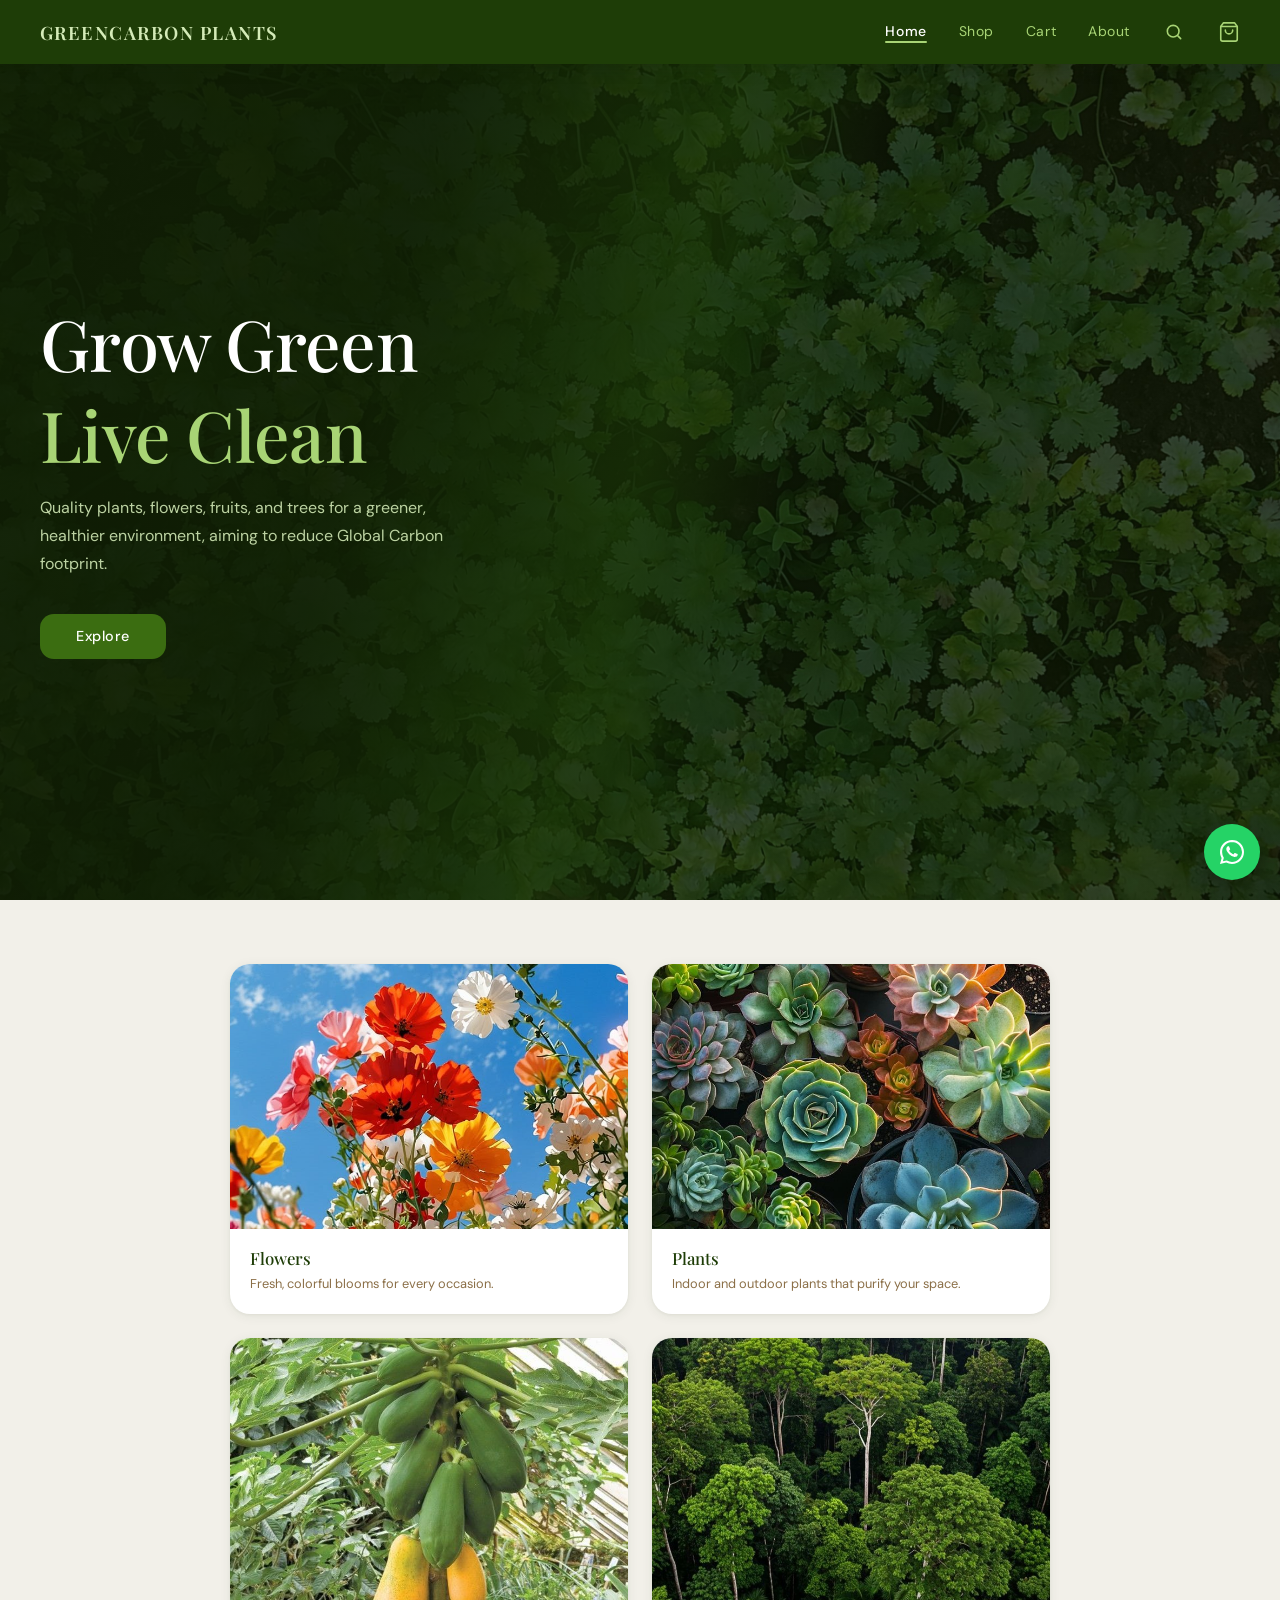
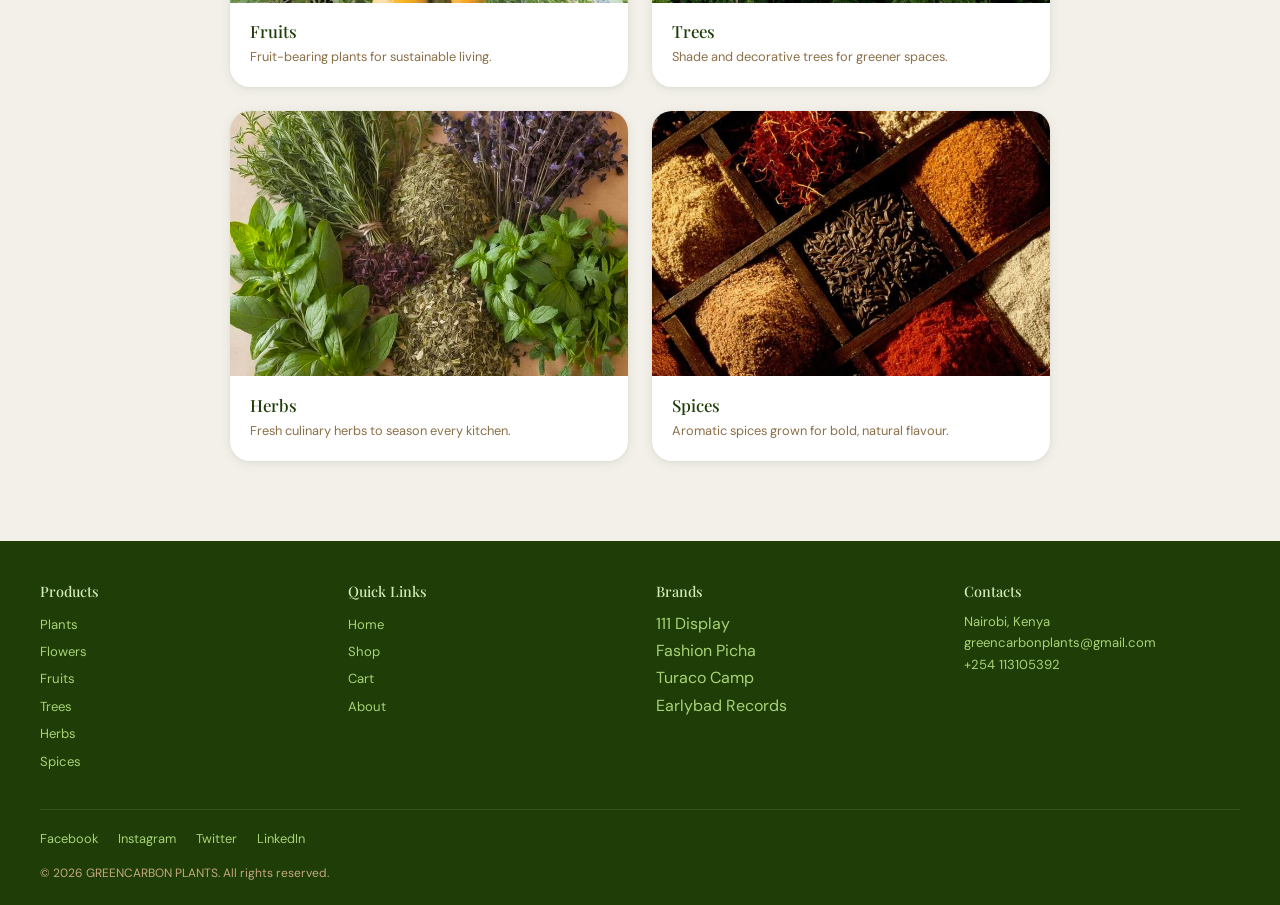
<file: index.html>
<!DOCTYPE html>
<html lang="en">
<head>
  <meta charset="UTF-8">
  <meta name="viewport" content="width=device-width, initial-scale=1.0">
  <title>GreenCarbon Plants</title>
  <link rel="preconnect" href="https://fonts.googleapis.com">
  <link rel="preconnect" href="https://fonts.gstatic.com" crossorigin>
  <link href="https://fonts.googleapis.com/css2?family=Playfair+Display:wght@400;500;600&family=DM+Sans:wght@300;400;500&display=swap" rel="stylesheet">
  <style>

/* ═══ SHARED DESIGN SYSTEM ════════════════════════════════════ */
:root {
  --green-50:  #f0f7ec;
  --green-100: #d4ebb8;
  --green-200: #a8d475;
  --green-400: #639922;
  --green-600: #3b6d11;
  --green-800: #1e3d07;
  --bark-200:  #c4a97c;
  --bark-400:  #8b6f47;
  --bark-600:  #5c4728;
  --soil-50:   #fafaf7;
  --soil-100:  #f2f0e9;
  --soil-200:  #e8e4d8;
  --soil-400:  #b8b49f;
  --radius-sm: 8px;
  --radius-md: 14px;
  --radius-lg: 20px;
  --shadow-card: 0 2px 12px rgba(30,61,7,0.07), 0 1px 3px rgba(30,61,7,0.05);
  --shadow-hover: 0 8px 28px rgba(30,61,7,0.14), 0 2px 6px rgba(30,61,7,0.07);
  --transition: all 0.25s cubic-bezier(0.4,0,0.2,1);
}
*, *::before, *::after { box-sizing: border-box; margin: 0; padding: 0; }
body { font-family: 'DM Sans', sans-serif; background: var(--soil-100); color: var(--green-800); min-height: 100vh; }
a { text-decoration: none; color: inherit; }
img { display: block; }
button { font-family: inherit; cursor: pointer; border: none; background: none; }

/* ─── NAVBAR ─────────────────────────────────────────────── */
.navbar {
  position: sticky;
  top: 0;
  z-index: 100;
  background: var(--green-800);
  display: flex;
  align-items: center;
  justify-content: space-between;
  padding: 0 2.5rem;
  height: 64px;
  box-shadow: 0 2px 16px rgba(17,33,4,0.25);
}
.logo {
  font-family: 'Playfair Display', serif;
  font-size: 1.15rem;
  font-weight: 600;
  letter-spacing: 0.08em;
  color: var(--green-100);
  text-decoration: none;
  transition: var(--transition);
}
.logo:hover { color: #fff; }
.nav-links {
  display: flex;
  align-items: center;
  gap: 2rem;
}
.nav-links a {
  font-size: 0.875rem;
  color: var(--green-200);
  letter-spacing: 0.04em;
  transition: var(--transition);
  position: relative;
  padding-bottom: 3px;
}
.nav-links a::after {
  content: '';
  position: absolute;
  bottom: 0; left: 50%;
  width: 0; height: 2px;
  background: var(--green-200);
  border-radius: 2px;
  transition: width 0.3s cubic-bezier(0.4,0,0.2,1), left 0.3s cubic-bezier(0.4,0,0.2,1);
}
.nav-links a:hover { color: #fff; transform: translateY(-1px); }
.nav-links a:hover::after { width: 100%; left: 0; background: #fff; }
.nav-links a.active { color: #fff; font-weight: 500; }
.nav-links a.active::after { width: 100%; left: 0; background: var(--green-200); }
.navbar-menu {
  display: flex;
  align-items: center;
  gap: 2rem;
}
.nav-toggle {
  display: none;
  flex-direction: column;
  justify-content: center;
  align-items: center;
  gap: 5px;
  width: 28px;
  height: 28px;
}
.nav-toggle span {
  display: block;
  width: 22px;
  height: 2px;
  background: var(--green-200);
  border-radius: 2px;
  transition: var(--transition);
}
.nav-toggle.open span:nth-child(1) { transform: translateY(7px) rotate(45deg); }
.nav-toggle.open span:nth-child(2) { opacity: 0; }
.nav-toggle.open span:nth-child(3) { transform: translateY(-7px) rotate(-45deg); }
.nav-cart-icon {
  position: relative;
  display: flex;
  align-items: center;
}
.nav-cart-icon svg { width: 22px; height: 22px; stroke: var(--green-200); }

/* ─── NAV SEARCH ─────────────────────────────────────────── */
.nav-search { position: relative; display: flex; align-items: center; }
.nav-search-toggle {
  display: flex;
  align-items: center;
  justify-content: center;
  width: 24px;
  height: 24px;
  color: var(--green-200);
  transition: var(--transition);
}
.nav-search-toggle svg { width: 20px; height: 20px; }
.nav-search-toggle:hover,
.nav-search.open .nav-search-toggle { color: #fff; }
.nav-search-panel {
  position: absolute;
  top: calc(100% + 14px);
  right: 0;
  display: flex;
  align-items: center;
  background: #fff;
  border-radius: 50px;
  box-shadow: 0 10px 30px rgba(17,33,4,0.30);
  padding: 4px;
  width: 0;
  overflow: hidden;
  opacity: 0;
  pointer-events: none;
  transition: width 0.28s cubic-bezier(0.4,0,0.2,1), opacity 0.2s ease;
}
.nav-search.open .nav-search-panel {
  width: min(340px, 80vw);
  opacity: 1;
  pointer-events: auto;
}
.nav-search-panel input {
  flex: 1;
  min-width: 0;
  border: none;
  outline: none;
  background: transparent;
  font-family: inherit;
  font-size: 0.85rem;
  color: var(--green-800);
  padding: 0.55rem 0.5rem 0.55rem 0.95rem;
}
.nav-search-panel input::placeholder { color: var(--soil-400); }
.nav-search-go {
  flex-shrink: 0;
  width: 34px;
  height: 34px;
  border-radius: 50%;
  background: var(--green-600);
  color: #fff;
  display: flex;
  align-items: center;
  justify-content: center;
  transition: var(--transition);
}
.nav-search-go svg { width: 15px; height: 15px; }
.nav-search-go:hover { background: var(--green-800); }

.cart-badge {
  position: absolute;
  top: -7px;
  right: -8px;
  background: var(--green-200);
  color: var(--green-800);
  font-size: 0.65rem;
  font-weight: 700;
  width: 18px;
  height: 18px;
  border-radius: 50%;
  display: none;
  align-items: center;
  justify-content: center;
}

/* ── HERO ─────────────────────────────────────────────────── */
.hero {
  position: relative;
  min-height: calc(100vh - 64px);
  background: url('images/hero.jpg') center center / cover no-repeat;
  display: flex;
  align-items: center;
}
/* dark green gradient overlay — same green-800 as navbar */

.hero-overlay {
  position: absolute;
  inset: 0;
  background: linear-gradient(
    105deg,
    rgba(17, 33, 4, 0.82) 30%,
    rgba(30, 61, 7, 0.65) 50%,
    rgba(30, 61, 7, 0.25) 60%
  );
}



.hero-text {
  position: relative;
  z-index: 1;
  max-width: 580px;
  padding: 0 2.5rem;
}
.hero-text h1 {
  font-family: 'Playfair Display', serif;
  font-size: clamp(2.8rem, 5.5vw, 4.5rem);
  font-weight: 500;
  color: #fff;
  line-height: 1.1;
  letter-spacing: -0.01em;
  margin-bottom: 1.25rem;
}
/* second h1 — kept as per original structure */
.hero-text h1 + h1 { margin-top: -0.4rem; color: var(--green-200); }
.hero-text p {
  font-size: 1rem;
  color: var(--green-100);
  line-height: 1.75;
  opacity: 0.88;
  max-width: 440px;
  margin-bottom: 2.25rem;
}
.hero-btn {
  display: inline-block;
  background: var(--green-600);
  color: #fff;
  font-size: 0.9rem;
  font-weight: 500;
  letter-spacing: 0.04em;
  padding: 0.85rem 2.25rem;
  border-radius: var(--radius-md);
  transition: var(--transition);
}
.hero-btn:hover {
  background: var(--green-400);
  transform: translateY(-2px);
  box-shadow: 0 6px 20px rgba(59,109,17,0.45);
}

/* ── CATEGORIES ───────────────────────────────────────────── */
.categories {
  max-width: 900px;
  margin: 0 auto;
  padding: 4rem 2.5rem 5rem;
  display: grid;
  grid-template-columns: repeat(2, 1fr);
  gap: 1.5rem;
}
.category-item {
  background: #fff;
  border-radius: var(--radius-lg);
  box-shadow: var(--shadow-card);
  overflow: hidden;
  transition: var(--transition);
  display: flex;
  flex-direction: column;
}
.category-item:hover {
  box-shadow: var(--shadow-hover);
  transform: translateY(-4px);
}
.image-box {
  overflow: hidden;
  aspect-ratio: 3/2;
  background: var(--green-50);
}
.image-box img {
  width: 100%;
  height: 100%;
  object-fit: cover;
  transition: transform 0.45s cubic-bezier(0.4,0,0.2,1);
}
.category-item:hover .image-box img { transform: scale(1.07); }
.category-item h3 {
  font-family: 'Playfair Display', serif;
  font-size: 1.05rem;
  font-weight: 500;
  color: var(--green-800);
  margin: 1.1rem 1.25rem 0.3rem;
  transition: var(--transition);
}
.category-item:hover h3 { color: var(--green-600); }
.category-item h3 a { color: inherit; }
.category-item p {
  font-size: 0.8rem;
  color: var(--bark-400);
  line-height: 1.55;
  margin: 0 1.25rem 1.25rem;
}

/* ─── FOOTER ─────────────────────────────────────────────── */
.site-footer {
  background: var(--green-800);
  color: var(--green-200);
  padding: 2.5rem 2.5rem 1.5rem;
}
.footer-columns {
  display: grid;
  grid-template-columns: repeat(4, 1fr);
  gap: 2rem;
  margin-bottom: 2rem;
}
@media (max-width: 700px) {
  .footer-columns { grid-template-columns: repeat(2, 1fr); }
}
.footer-column h4 {
  font-family: 'Playfair Display', serif;
  font-size: 0.9rem;
  font-weight: 500;
  color: var(--green-100);
  margin-bottom: 0.75rem;
}
.footer-column ul { list-style: none; }
.footer-column ul li { margin-bottom: 0.4rem; }
.footer-column a { font-size: 0.82rem; color: var(--green-200); transition: var(--transition); }
.footer-column a:hover { color: #fff; }
.footer-column p { font-size: 0.82rem; color: var(--green-200); margin-bottom: 0.3rem; }
.footer-social {
  display: flex;
  gap: 1.25rem;
  border-top: 1px solid rgba(255,255,255,0.1);
  padding-top: 1.25rem;
  margin-bottom: 1rem;
}
.footer-social a {
  font-size: 0.8rem;
  color: var(--green-200);
  transition: var(--transition);
  position: relative;
  padding-bottom: 2px;
}
.footer-social a::after {
  content: '';
  position: absolute;
  bottom: 0; left: 0;
  width: 0; height: 1px;
  background: #fff;
  transition: width 0.3s cubic-bezier(0.4,0,0.2,1);
}
.footer-social a:hover { color: #fff; }
.footer-social a:hover::after { width: 100%; }
.footer-copy { font-size: 0.75rem; color: var(--bark-200); }

/* ── RESPONSIVE ───────────────────────────────────────────── */
@media (max-width: 640px) {
  .navbar { padding: 0 1.25rem; }
  .navbar-menu { gap: 1rem; }
  .nav-toggle { display: flex; }
  .nav-links {
    position: absolute;
    top: 64px;
    left: 0;
    right: 0;
    flex-direction: column;
    align-items: stretch;
    gap: 0;
    background: var(--green-800);
    max-height: 0;
    overflow: hidden;
    transition: max-height 0.3s cubic-bezier(0.4,0,0.2,1);
    box-shadow: 0 8px 16px rgba(17,33,4,0.25);
  }
  .nav-links.open { max-height: 260px; }
  .nav-links a {
    padding: 0.85rem 1.25rem;
    border-top: 1px solid rgba(255,255,255,0.08);
  }
  .nav-search { position: static; }
  .nav-search-panel { position: fixed; top: 72px; left: 16px; right: 16px; }
  .nav-search.open .nav-search-panel { width: auto; }
  .hero-text { padding: 0 1.25rem; }
  .hero-text h1 { font-size: 2.4rem; }
  .categories { padding: 2.5rem 1.25rem 3rem; gap: 1rem; }
}
@media (max-width: 420px) {
  .categories { grid-template-columns: 1fr; }
}
  </style>
</head>
<body>

<!-- NAVBAR -->
<header class="navbar">
  <a href="index.html" class="logo">GREENCARBON PLANTS</a>
  <div class="navbar-menu">
    <nav class="nav-links" id="nav-links">
      <a href="index.html" class="active">Home</a>
      <a href="shop.html">Shop</a>
      <a href="cart.html">Cart</a>
      <a href="about.html">About</a>
    </nav>
    <div class="nav-search" id="nav-search">
      <button type="button" class="nav-search-toggle" id="nav-search-toggle" aria-label="Search products" aria-expanded="false" aria-controls="nav-search-panel">
        <svg viewBox="0 0 24 24" fill="none" stroke="currentColor" stroke-width="1.9" stroke-linecap="round" stroke-linejoin="round" aria-hidden="true">
          <circle cx="11" cy="11" r="7"/><line x1="20" y1="20" x2="16.65" y2="16.65"/>
        </svg>
      </button>
      <form class="nav-search-panel" id="nav-search-panel" action="shop.html" method="get" role="search">
        <input type="search" name="q" id="nav-search-input" placeholder="Search plants, flowers, trees…" aria-label="Search products" autocomplete="off">
        <button type="submit" class="nav-search-go" aria-label="Search">
          <svg viewBox="0 0 24 24" fill="none" stroke="currentColor" stroke-width="2" stroke-linecap="round" stroke-linejoin="round" aria-hidden="true">
            <circle cx="11" cy="11" r="7"/><line x1="20" y1="20" x2="16.65" y2="16.65"/>
          </svg>
        </button>
      </form>
    </div>
    <a href="cart.html" class="nav-cart-icon" aria-label="Cart">
      <svg viewBox="0 0 24 24" fill="none" stroke-width="1.75" stroke-linecap="round" stroke-linejoin="round">
        <path d="M6 2L3 6v14a2 2 0 002 2h14a2 2 0 002-2V6l-3-4z"/>
        <line x1="3" y1="6" x2="21" y2="6"/>
        <path d="M16 10a4 4 0 01-8 0"/>
      </svg>
      <span class="cart-badge" id="nav-cart-count">0</span>
    </a>
    <button class="nav-toggle" id="nav-toggle" aria-label="Toggle menu" aria-expanded="false" aria-controls="nav-links">
      <span></span><span></span><span></span>
    </button>
  </div>
</header>

<!-- HERO / LANDING -->
<section class="hero">
  <div class="hero-overlay"></div>
  <div class="hero-text">
    <h1>Grow Green</h1>
    <h1>Live Clean</h1>
    <p>
      Quality plants, flowers, fruits, and trees for a greener,
      healthier environment, aiming to reduce Global Carbon footprint.
    </p>
    <a href="shop.html" class="hero-btn">Explore</a>
  </div>
</section>

<!-- CATEGORIES -->
<section class="categories">



  <div class="category-item">
    <a href="shop.html#flowers" class="image-box">
      <img src="images/flowers.jpg" alt="Flowers">
    </a>
    <h3><a href="shop.html#flowers">Flowers</a></h3>
    <p>Fresh, colorful blooms for every occasion.</p>
  </div>

  <div class="category-item">
    <a href="shop.html#plants" class="image-box">
      <img src="images/plants.jpg" alt="Plants">
    </a>
    <h3><a href="shop.html#plants">Plants</a></h3>
    <p>Indoor and outdoor plants that purify your space.</p>
  </div>

  <div class="category-item">
    <a href="shop.html#fruits" class="image-box">
      <img src="images/fruits.jpg" alt="Fruits">
    </a>
    <h3><a href="shop.html#fruits">Fruits</a></h3>
    <p>Fruit-bearing plants for sustainable living.</p>
  </div>

  <div class="category-item">
    <a href="shop.html#trees" class="image-box">
      <img src="images/trees.jpg" alt="Trees">
    </a>
    <h3><a href="shop.html#trees">Trees</a></h3>
    <p>Shade and decorative trees for greener spaces.</p>
  </div>

  <div class="category-item">
    <a href="shop.html#herbs" class="image-box">
      <img src="images/herbs.png" alt="Herbs">
    </a>
    <h3><a href="shop.html#herbs">Herbs</a></h3>
    <p>Fresh culinary herbs to season every kitchen.</p>
  </div>

  <div class="category-item">
    <a href="shop.html#spices" class="image-box">
      <img src="images/spices.png" alt="Spices">
    </a>
    <h3><a href="shop.html#spices">Spices</a></h3>
    <p>Aromatic spices grown for bold, natural flavour.</p>
  </div>

</section>

<!-- FOOTER -->
<footer class="site-footer">
  <div class="footer-columns">
    <div class="footer-column">
      <h4>Products</h4>
      <ul>
        <li><a href="shop.html#plants">Plants</a></li>
        <li><a href="shop.html#flowers">Flowers</a></li>
        <li><a href="shop.html#fruits">Fruits</a></li>
        <li><a href="shop.html#trees">Trees</a></li>
        <li><a href="shop.html#herbs">Herbs</a></li>
        <li><a href="shop.html#spices">Spices</a></li>
      </ul>
    </div>
    <div class="footer-column">
      <h4>Quick Links</h4>
      <ul>
        <li><a href="index.html">Home</a></li>
        <li><a href="shop.html">Shop</a></li>
        <li><a href="cart.html">Cart</a></li>
        <li><a href="about.html">About</a></li>
      </ul>
    </div>
    <div class="footer-column">
      <h4>Brands</h4>
      <ul>
        <li>111 Display</li>
        <li>Fashion Picha</li>
        <li>Turaco Camp</li>
        <li>Earlybad Records</li>
      </ul>
    </div>
    <div class="footer-column">
      <h4>Contacts</h4>
      <p>Nairobi, Kenya</p>
      <p>greencarbonplants@gmail.com</p>
      <p>+254 113105392</p>
    </div>
  </div>
  <div class="footer-social">
    <a href="#">Facebook</a>
    <a href="#">Instagram</a>
    <a href="#">Twitter</a>
    <a href="#">LinkedIn</a>
  </div>
  <div class="footer-copy">© 2026 GREENCARBON PLANTS. All rights reserved.</div>
</footer>

<!-- WhatsApp floating action button -->
<a class="whatsapp-fab" href="https://wa.me/254711111111" target="_blank" rel="noopener"
   aria-label="Chat with us on WhatsApp" title="Chat with us on WhatsApp">
  <svg viewBox="0 0 32 32" width="30" height="30" aria-hidden="true" focusable="false">
    <path fill="currentColor" d="M16.004 3.2c-7.06 0-12.8 5.74-12.8 12.8 0 2.257.59 4.46 1.71 6.4L3.2 28.8l6.57-1.72a12.76 12.76 0 0 0 6.234 1.588h.005c7.06 0 12.8-5.74 12.8-12.8 0-3.42-1.332-6.635-3.75-9.052A12.72 12.72 0 0 0 16.004 3.2zm0 2.133c2.848 0 5.524 1.11 7.537 3.124a10.58 10.58 0 0 1 3.126 7.53c0 5.884-4.786 10.667-10.668 10.667h-.004a10.62 10.62 0 0 1-5.41-1.48l-.388-.23-3.898 1.02 1.04-3.8-.253-.4a10.6 10.6 0 0 1-1.625-5.667c.002-5.883 4.786-10.667 10.668-10.667zm-4.24 4.6c-.2 0-.525.075-.8.375-.276.3-1.05 1.026-1.05 2.5 0 1.475 1.075 2.9 1.225 3.1.15.2 2.115 3.23 5.125 4.53.714.308 1.27.492 1.704.63.716.228 1.368.196 1.883.118.574-.086 1.767-.722 2.016-1.42.25-.7.25-1.3.175-1.424-.075-.126-.275-.2-.575-.35-.3-.15-1.767-.872-2.04-.972-.274-.1-.474-.15-.674.15-.2.3-.774.97-.95 1.17-.174.2-.35.226-.65.076-.3-.15-1.264-.466-2.408-1.486-.89-.794-1.49-1.774-1.666-2.074-.174-.3-.02-.462.13-.612.136-.135.3-.35.45-.526.15-.174.2-.3.3-.5.1-.2.05-.375-.025-.525-.075-.15-.674-1.626-.924-2.226-.243-.585-.49-.505-.674-.514-.174-.008-.374-.01-.574-.01z"/>
  </svg>
</a>
<style>
  .whatsapp-fab{
    position:fixed;
    right:20px;
    bottom:20px;
    width:56px;
    height:56px;
    border-radius:50%;
    background:#25D366;
    color:#fff;
    display:flex;
    align-items:center;
    justify-content:center;
    box-shadow:0 4px 16px rgba(0,0,0,.25);
    z-index:1000;
    text-decoration:none;
    transition:transform .15s ease, box-shadow .15s ease;
  }
  .whatsapp-fab:hover{ transform:scale(1.06); box-shadow:0 6px 22px rgba(0,0,0,.32); }
  .whatsapp-fab:focus-visible{ outline:3px solid rgba(37,211,102,.5); outline-offset:3px; }
  @media (max-width:600px){
    .whatsapp-fab{ width:52px; height:52px; right:16px; bottom:16px; }
  }
</style>

<script>
  (function () {
    const toggle = document.getElementById("nav-toggle");
    const links  = document.getElementById("nav-links");
    if (!toggle || !links) return;
    toggle.addEventListener("click", () => {
      const open = links.classList.toggle("open");
      toggle.classList.toggle("open", open);
      toggle.setAttribute("aria-expanded", open ? "true" : "false");
    });
    links.querySelectorAll("a").forEach(a => {
      a.addEventListener("click", () => {
        links.classList.remove("open");
        toggle.classList.remove("open");
        toggle.setAttribute("aria-expanded", "false");
      });
    });
  })();

  /* ── NAV SEARCH TOGGLE ────────────────────────────────── */
  (function () {
    const wrap  = document.getElementById("nav-search");
    const btn   = document.getElementById("nav-search-toggle");
    const input = document.getElementById("nav-search-input");
    const links = document.getElementById("nav-links");
    if (!wrap || !btn) return;
    function close() {
      wrap.classList.remove("open");
      btn.setAttribute("aria-expanded", "false");
    }
    btn.addEventListener("click", e => {
      e.stopPropagation();
      const open = wrap.classList.toggle("open");
      btn.setAttribute("aria-expanded", open ? "true" : "false");
      if (open) {
        if (links) links.classList.remove("open");
        setTimeout(() => input && input.focus(), 80);
      }
    });
    document.addEventListener("click", e => {
      if (wrap.classList.contains("open") && !wrap.contains(e.target)) close();
    });
    document.addEventListener("keydown", e => {
      if (e.key === "Escape" && wrap.classList.contains("open")) { close(); btn.focus(); }
    });
  })();

  function updateBadge() {
    const cart  = JSON.parse(localStorage.getItem("cart")) || [];
    const total = cart.reduce((s, i) => s + i.quantity, 0);
    const badge = document.getElementById("nav-cart-count");
    badge.textContent   = total;
    badge.style.display = total > 0 ? "flex" : "none";
  }
  updateBadge();
  window.addEventListener("storage", updateBadge);
</script>

</body>
</html>
</file>
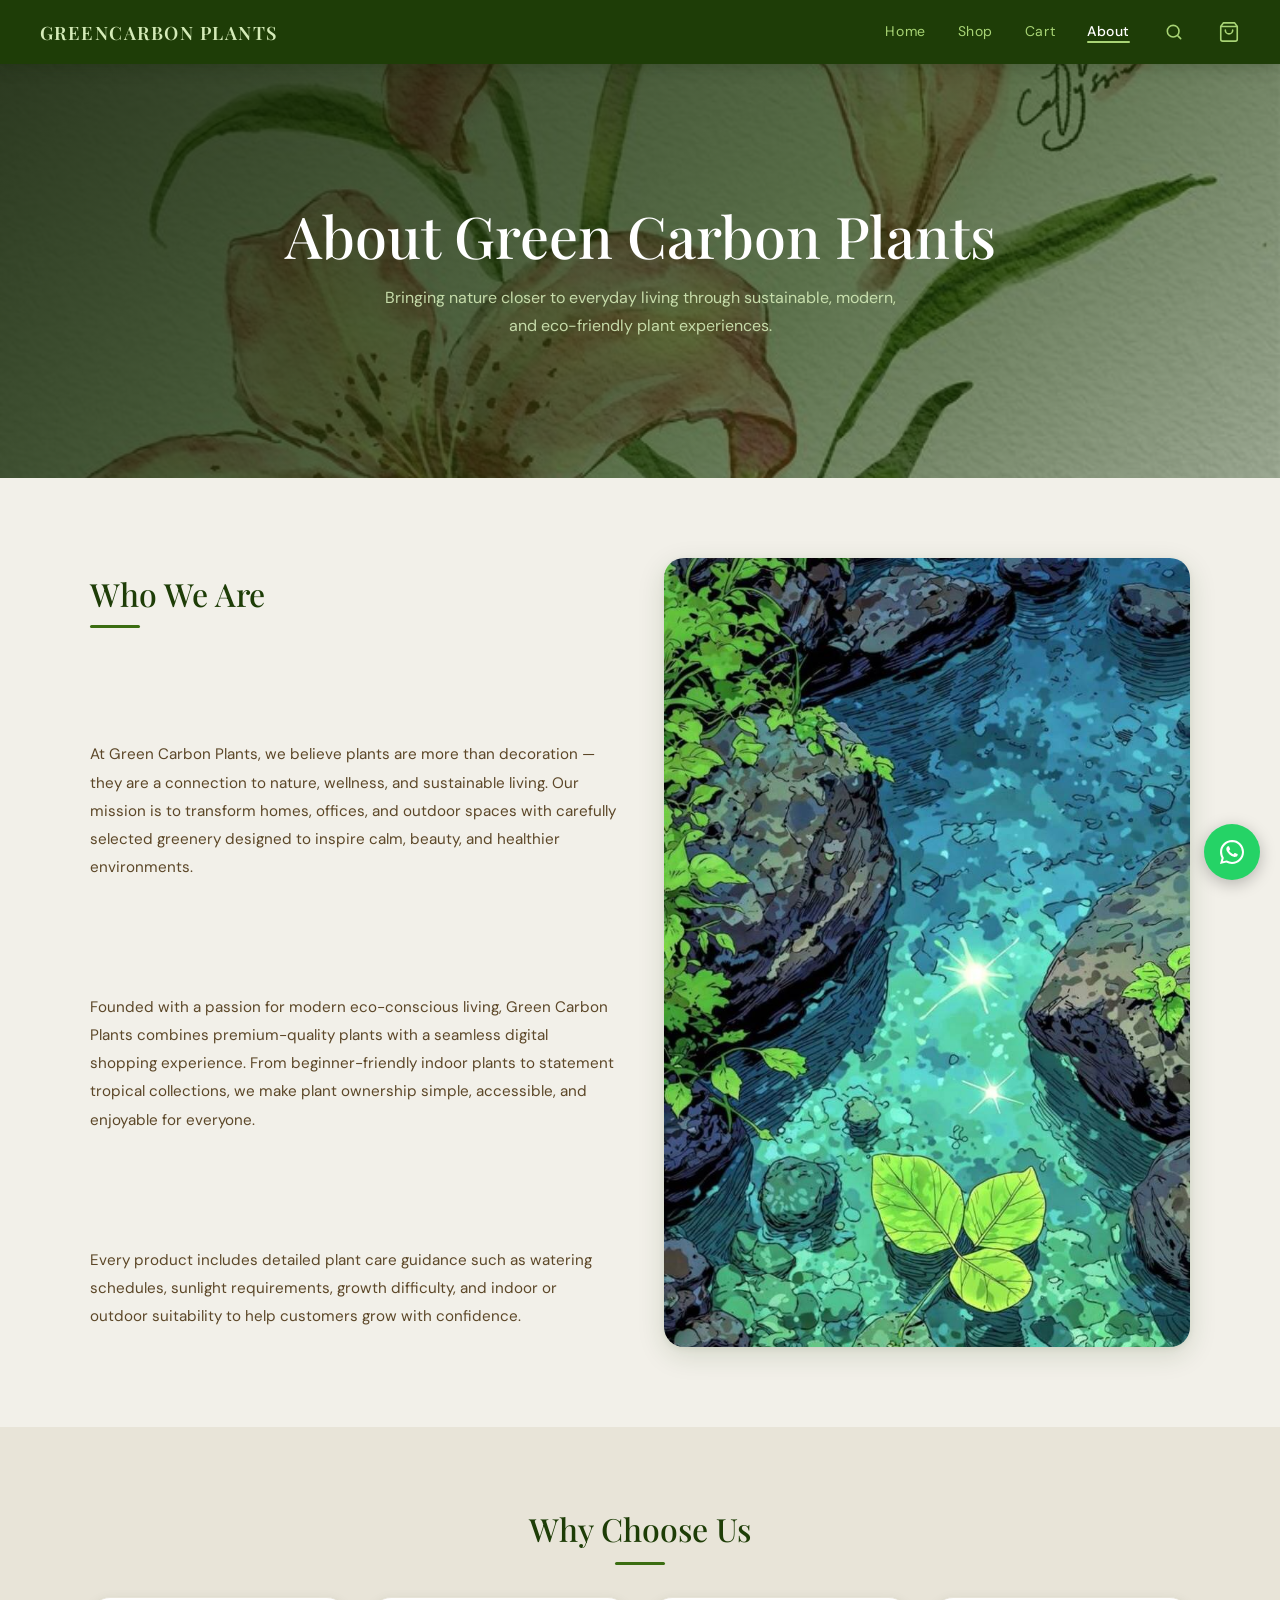
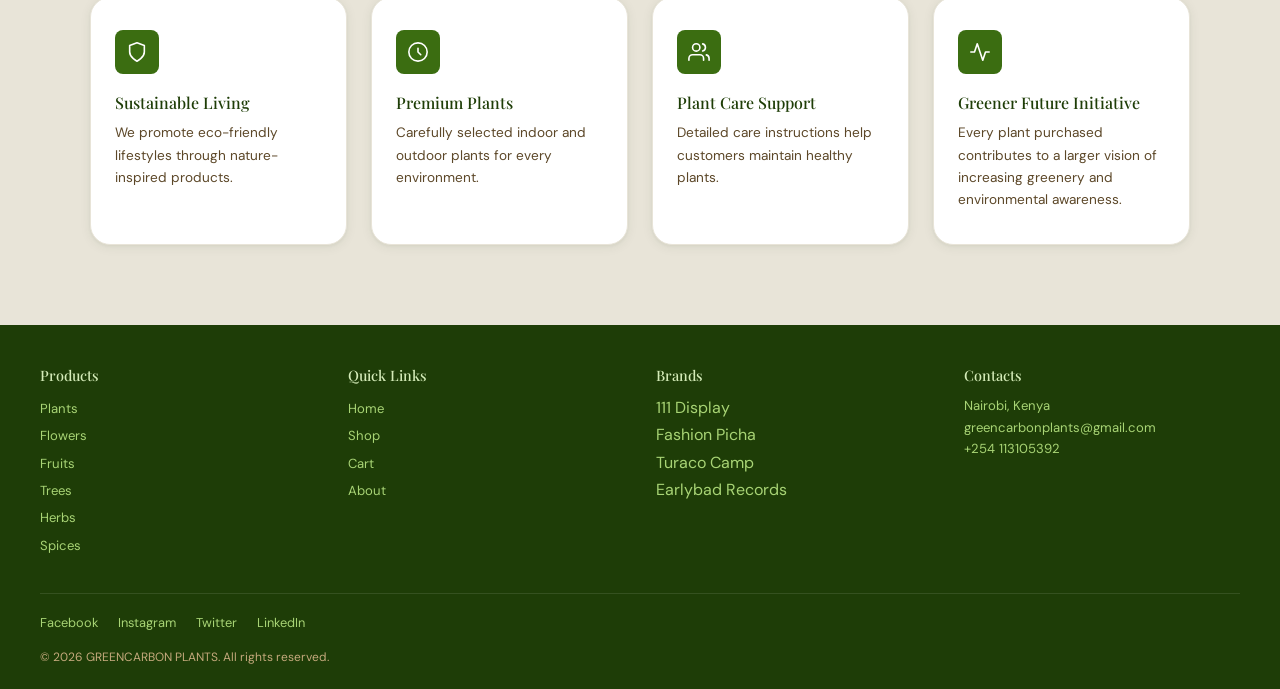
<file: about.html>
<!DOCTYPE html>
<html lang="en">
<head>
  <meta charset="UTF-8">
  <meta name="viewport" content="width=device-width, initial-scale=1.0">
  <title>About | GreenCarbon Plants</title>
  <link rel="preconnect" href="https://fonts.googleapis.com">
  <link rel="preconnect" href="https://fonts.gstatic.com" crossorigin>
  <link href="https://fonts.googleapis.com/css2?family=Playfair+Display:wght@400;500;600&family=DM+Sans:wght@300;400;500&display=swap" rel="stylesheet">
  <link rel="stylesheet" href="about.css">

  <style>
  /* ═══════════════════════════════════════════════════════════════
     HERO
  ═══════════════════════════════════════════════════════════════ */
  .about-hero {
    position: relative;
    min-height: 46vh;
    background: url('images/aboutbg.jpg') center center / cover no-repeat;
    display: flex;
    align-items: center;
    justify-content: center;
  }
  .overlay {
    position: absolute;
    inset: 0;
    background: linear-gradient(
      135deg,
      rgba(17,33,4,0.88) 0%,
      rgba(30,61,7,0.70) 60%,
      rgba(30,61,7,0.40) 100%
    );
    display: flex;
    align-items: center;
    justify-content: center;
  }
  .hero-content {
    text-align: center;
    padding: 0 2rem;
    position: relative;
    z-index: 1;
    animation: fadeInUp 0.9s ease;
  }
  .hero-content h1 {
    font-family: 'Playfair Display', serif;
    font-size: clamp(2rem, 5vw, 3.6rem);
    font-weight: 500;
    color: #fff;
    line-height: 1.15;
    margin-bottom: 1rem;
  }
  .hero-content p {
    font-size: 1rem;
    color: var(--green-100);
    line-height: 1.75;
    max-width: 520px;
    margin: 0 auto;
    opacity: 0.9;
  }

  /* ═══════════════════════════════════════════════════════════════
     ABOUT SECTION
  ═══════════════════════════════════════════════════════════════ */
  .about-section {
    padding: 5rem 2.5rem;
    background: var(--soil-100);
  }
  .about-container {
    display: grid;
    grid-template-columns: 1fr 1fr;
    gap: 3rem;
    align-items: center;
    max-width: 1100px;
    margin: 0 auto;
  }
  .about-text h2 {
    font-family: 'Playfair Display', serif;
    font-size: 2rem;
    font-weight: 500;
    color: var(--green-800);
    margin-bottom: 1rem;
    line-height: 1.2;
  }
  .about-text h2::after {
    content: '';
    display: block;
    width: 50px;
    height: 3px;
    background: var(--green-600);
    border-radius: 2px;
    margin-top: 0.75rem;
  }
  .about-text p {
    font-size: 0.95rem;
    color: var(--bark-600);
    line-height: 1.85;
    margin-top: 7rem;
  }
  .about-image {
    border-radius: var(--radius-lg);
    overflow: hidden;
    box-shadow: var(--shadow-hover);
    aspect-ratio: 4/6;
    background: var(--green-50);
  }
  .about-image img {
    width: 100%;
    height: 100%;
    object-fit: cover;
    transition: transform 0.55s cubic-bezier(0.4,0,0.2,1);
  }
  .about-image:hover img {
    transform: scale(1.05);
  }

  /* ═══════════════════════════════════════════════════════════════
     VALUES SECTION
  ═══════════════════════════════════════════════════════════════ */
  .values-section {
    background: var(--soil-200);
    padding: 5rem 2.5rem;
    text-align: center;
  }
  .values-section h2 {
    font-family: 'Playfair Display', serif;
    font-size: 2rem;
    font-weight: 500;
    color: var(--green-800);
    margin-bottom: 0.6rem;
  }
  .values-section h2::after {
    content: '';
    display: block;
    width: 50px;
    height: 3px;
    background: var(--green-600);
    border-radius: 2px;
    margin: 0.75rem auto 0;
  }
  .values-section > p {
    font-size: 0.9rem;
    color: var(--bark-400);
    margin-bottom: 3rem;
    margin-top: 0.4rem;
  }
  .values-grid {
    display: grid;
    grid-template-columns: repeat(4, 1fr);
    gap: 1.5rem;
    max-width: 1100px;
    margin: 2rem auto 0;
  }
  .value-card {
    background: #fff;
    border: 1px solid var(--soil-200);
    border-radius: var(--radius-lg);
    padding: 2rem 1.5rem;
    text-align: left;
    transition: var(--transition);
    box-shadow: var(--shadow-card);
  }
  .value-card:hover {
    transform: translateY(-4px);
    box-shadow: var(--shadow-hover);
    border-color: var(--green-200);
  }
  .value-card-icon {
    width: 44px;
    height: 44px;
    background: var(--green-600);
    border-radius: var(--radius-sm);
    display: flex;
    align-items: center;
    justify-content: center;
    margin-bottom: 1.1rem;
  }
  .value-card-icon svg {
    width: 22px;
    height: 22px;
    stroke: #fff;
  }
  .value-card h3 {
    font-family: 'Playfair Display', serif;
    font-size: 1rem;
    font-weight: 500;
    color: var(--green-800);
    margin-bottom: 0.6rem;
  }
  .value-card p {
    font-size: 0.85rem;
    color: var(--bark-600);
    line-height: 1.65;
  }

  /* ═══════════════════════════════════════════════════════════════
     ANIMATIONS
  ═══════════════════════════════════════════════════════════════ */
  @keyframes fadeInUp {
    from { opacity: 0; transform: translateY(24px); }
    to   { opacity: 1; transform: translateY(0); }
  }

  /* ═══════════════════════════════════════════════════════════════
     RESPONSIVE
  ═══════════════════════════════════════════════════════════════ */
  @media (max-width: 960px) {
    .values-grid { grid-template-columns: repeat(2, 1fr); }
  }
  @media (max-width: 760px) {
    .about-container {
      grid-template-columns: 1fr;
    }
    .about-image {
      order: -1;
    }
    .about-section { padding: 3.5rem 1.5rem; }
    .values-section { padding: 3.5rem 1.5rem; }
  }
  @media (max-width: 520px) {
    .values-grid { grid-template-columns: 1fr; }
    .about-section { padding: 2.5rem 1rem; }
    .values-section { padding: 2.5rem 1rem; }
  }
  </style>

</head>
<body>

<!-- NAVBAR -->
<header class="navbar">
  <a href="index.html" class="logo">GREENCARBON PLANTS</a>
  <div class="navbar-menu">
    <nav class="nav-links" id="nav-links">
      <a href="index.html">Home</a>
      <a href="shop.html">Shop</a>
      <a href="cart.html">Cart</a>
      <a href="about.html" class="active">About</a>
    </nav>
    <div class="nav-search" id="nav-search">
      <button type="button" class="nav-search-toggle" id="nav-search-toggle" aria-label="Search products" aria-expanded="false" aria-controls="nav-search-panel">
        <svg viewBox="0 0 24 24" fill="none" stroke="currentColor" stroke-width="1.9" stroke-linecap="round" stroke-linejoin="round" aria-hidden="true">
          <circle cx="11" cy="11" r="7"/><line x1="20" y1="20" x2="16.65" y2="16.65"/>
        </svg>
      </button>
      <form class="nav-search-panel" id="nav-search-panel" action="shop.html" method="get" role="search">
        <input type="search" name="q" id="nav-search-input" placeholder="Search plants, flowers, trees…" aria-label="Search products" autocomplete="off">
        <button type="submit" class="nav-search-go" aria-label="Search">
          <svg viewBox="0 0 24 24" fill="none" stroke="currentColor" stroke-width="2" stroke-linecap="round" stroke-linejoin="round" aria-hidden="true">
            <circle cx="11" cy="11" r="7"/><line x1="20" y1="20" x2="16.65" y2="16.65"/>
          </svg>
        </button>
      </form>
    </div>
    <a href="cart.html" class="nav-cart-icon" aria-label="Cart">
      <svg viewBox="0 0 24 24" fill="none" stroke-width="1.75" stroke-linecap="round" stroke-linejoin="round">
        <path d="M6 2L3 6v14a2 2 0 002 2h14a2 2 0 002-2V6l-3-4z"/>
        <line x1="3" y1="6" x2="21" y2="6"/>
        <path d="M16 10a4 4 0 01-8 0"/>
      </svg>
      <span class="cart-badge" id="nav-cart-count">0</span>
    </a>
    <button class="nav-toggle" id="nav-toggle" aria-label="Toggle menu" aria-expanded="false" aria-controls="nav-links">
      <span></span><span></span><span></span>
    </button>
  </div>
</header>

<!-- HERO SECTION -->
<section class="about-hero">
  <div class="overlay">
    <div class="hero-content">
      <h1>About Green Carbon Plants</h1>
      <p>
        Bringing nature closer to everyday living through
        sustainable, modern, and eco-friendly plant experiences.
      </p>
    </div>
  </div>
</section>

<!-- ABOUT CONTENT -->
<section class="about-section">
  <div class="about-container">

    <div class="about-text">
      <h2>Who We Are</h2>
      <p>
        At Green Carbon Plants, we believe plants are more than decoration —
        they are a connection to nature, wellness, and sustainable living.
        Our mission is to transform homes, offices, and outdoor spaces
        with carefully selected greenery designed to inspire calm,
        beauty, and healthier environments.
      </p>
      <p>
        Founded with a passion for modern eco-conscious living,
        Green Carbon Plants combines premium-quality plants with
        a seamless digital shopping experience. From beginner-friendly
        indoor plants to statement tropical collections, we make plant
        ownership simple, accessible, and enjoyable for everyone.
      </p>
      <p>
        Every product includes detailed plant care guidance such as
        watering schedules, sunlight requirements, growth difficulty,
        and indoor or outdoor suitability to help customers grow with confidence.
      </p>
    </div>

    <div class="about-image">
      <img src="images/about-plants.jpg" alt="Green Plants">
    </div>

  </div>
</section>

<!-- VALUES SECTION -->
<section class="values-section">
  <h2>Why Choose Us</h2>

  <div class="values-grid">

    <div class="value-card">
      <div class="value-card-icon">
        <svg viewBox="0 0 24 24" fill="none" stroke-width="1.75" stroke-linecap="round" stroke-linejoin="round">
          <path d="M12 22s8-4 8-10V5l-8-3-8 3v7c0 6 8 10 8 10z"/>
        </svg>
      </div>
      <h3>Sustainable Living</h3>
      <p>We promote eco-friendly lifestyles through nature-inspired products.</p>
    </div>

    <div class="value-card">
      <div class="value-card-icon">
        <svg viewBox="0 0 24 24" fill="none" stroke-width="1.75" stroke-linecap="round" stroke-linejoin="round">
          <path d="M12 2a10 10 0 100 20A10 10 0 0012 2z"/>
          <path d="M12 8v4l3 3"/>
        </svg>
      </div>
      <h3>Premium Plants</h3>
      <p>Carefully selected indoor and outdoor plants for every environment.</p>
    </div>

    <div class="value-card">
      <div class="value-card-icon">
        <svg viewBox="0 0 24 24" fill="none" stroke-width="1.75" stroke-linecap="round" stroke-linejoin="round">
          <path d="M17 21v-2a4 4 0 00-4-4H5a4 4 0 00-4 4v2"/>
          <circle cx="9" cy="7" r="4"/>
          <path d="M23 21v-2a4 4 0 00-3-3.87M16 3.13a4 4 0 010 7.75"/>
        </svg>
      </div>
      <h3>Plant Care Support</h3>
      <p>Detailed care instructions help customers maintain healthy plants.</p>
    </div>

    <div class="value-card">
      <div class="value-card-icon">
        <svg viewBox="0 0 24 24" fill="none" stroke-width="1.75" stroke-linecap="round" stroke-linejoin="round">
          <polyline points="22 12 18 12 15 21 9 3 6 12 2 12"/>
        </svg>
      </div>
      <h3>Greener Future Initiative</h3>
      <p>Every plant purchased contributes to a larger vision of increasing greenery and environmental awareness.</p>
    </div>

  </div>
</section>

<!-- FOOTER -->
<footer class="site-footer">
  <div class="footer-columns">
    <div class="footer-column">
      <h4>Products</h4>
      <ul>
        <li><a href="shop.html#plants">Plants</a></li>
        <li><a href="shop.html#flowers">Flowers</a></li>
        <li><a href="shop.html#fruits">Fruits</a></li>
        <li><a href="shop.html#trees">Trees</a></li>
        <li><a href="shop.html#herbs">Herbs</a></li>
        <li><a href="shop.html#spices">Spices</a></li>
      </ul>
    </div>
    <div class="footer-column">
      <h4>Quick Links</h4>
      <ul>
        <li><a href="index.html">Home</a></li>
        <li><a href="shop.html">Shop</a></li>
        <li><a href="cart.html">Cart</a></li>
        <li><a href="about.html">About</a></li>
      </ul>
    </div>
    <div class="footer-column">
      <h4>Brands</h4>
      <ul>
        <li>111 Display</li>
        <li>Fashion Picha</li>
        <li>Turaco Camp</li>
        <li>Earlybad Records</li>
      </ul>
    </div>
    <div class="footer-column">
      <h4>Contacts</h4>
      <p>Nairobi, Kenya</p>
      <p>greencarbonplants@gmail.com</p>
      <p>+254 113105392</p>
    </div>
  </div>
  <div class="footer-social">
    <a href="#">Facebook</a>
    <a href="#">Instagram</a>
    <a href="#">Twitter</a>
    <a href="#">LinkedIn</a>
  </div>
  <div class="footer-copy">© 2026 GREENCARBON PLANTS. All rights reserved.</div>
</footer>

<!-- WhatsApp floating action button -->
<a class="whatsapp-fab" href="https://wa.me/254711111111" target="_blank" rel="noopener"
   aria-label="Chat with us on WhatsApp" title="Chat with us on WhatsApp">
  <svg viewBox="0 0 32 32" width="30" height="30" aria-hidden="true" focusable="false">
    <path fill="currentColor" d="M16.004 3.2c-7.06 0-12.8 5.74-12.8 12.8 0 2.257.59 4.46 1.71 6.4L3.2 28.8l6.57-1.72a12.76 12.76 0 0 0 6.234 1.588h.005c7.06 0 12.8-5.74 12.8-12.8 0-3.42-1.332-6.635-3.75-9.052A12.72 12.72 0 0 0 16.004 3.2zm0 2.133c2.848 0 5.524 1.11 7.537 3.124a10.58 10.58 0 0 1 3.126 7.53c0 5.884-4.786 10.667-10.668 10.667h-.004a10.62 10.62 0 0 1-5.41-1.48l-.388-.23-3.898 1.02 1.04-3.8-.253-.4a10.6 10.6 0 0 1-1.625-5.667c.002-5.883 4.786-10.667 10.668-10.667zm-4.24 4.6c-.2 0-.525.075-.8.375-.276.3-1.05 1.026-1.05 2.5 0 1.475 1.075 2.9 1.225 3.1.15.2 2.115 3.23 5.125 4.53.714.308 1.27.492 1.704.63.716.228 1.368.196 1.883.118.574-.086 1.767-.722 2.016-1.42.25-.7.25-1.3.175-1.424-.075-.126-.275-.2-.575-.35-.3-.15-1.767-.872-2.04-.972-.274-.1-.474-.15-.674.15-.2.3-.774.97-.95 1.17-.174.2-.35.226-.65.076-.3-.15-1.264-.466-2.408-1.486-.89-.794-1.49-1.774-1.666-2.074-.174-.3-.02-.462.13-.612.136-.135.3-.35.45-.526.15-.174.2-.3.3-.5.1-.2.05-.375-.025-.525-.075-.15-.674-1.626-.924-2.226-.243-.585-.49-.505-.674-.514-.174-.008-.374-.01-.574-.01z"/>
  </svg>
</a>
<style>
  .whatsapp-fab{
    position:fixed;
    right:20px;
    bottom:20px;
    width:56px;
    height:56px;
    border-radius:50%;
    background:#25D366;
    color:#fff;
    display:flex;
    align-items:center;
    justify-content:center;
    box-shadow:0 4px 16px rgba(0,0,0,.25);
    z-index:1000;
    text-decoration:none;
    transition:transform .15s ease, box-shadow .15s ease;
  }
  .whatsapp-fab:hover{ transform:scale(1.06); box-shadow:0 6px 22px rgba(0,0,0,.32); }
  .whatsapp-fab:focus-visible{ outline:3px solid rgba(37,211,102,.5); outline-offset:3px; }
  @media (max-width:600px){
    .whatsapp-fab{ width:52px; height:52px; right:16px; bottom:16px; }
  }
</style>

<script>
  (function () {
    const toggle = document.getElementById("nav-toggle");
    const links  = document.getElementById("nav-links");
    if (!toggle || !links) return;
    toggle.addEventListener("click", () => {
      const open = links.classList.toggle("open");
      toggle.classList.toggle("open", open);
      toggle.setAttribute("aria-expanded", open ? "true" : "false");
    });
    links.querySelectorAll("a").forEach(a => {
      a.addEventListener("click", () => {
        links.classList.remove("open");
        toggle.classList.remove("open");
        toggle.setAttribute("aria-expanded", "false");
      });
    });
  })();

  /* ── NAV SEARCH TOGGLE ────────────────────────────────── */
  (function () {
    const wrap  = document.getElementById("nav-search");
    const btn   = document.getElementById("nav-search-toggle");
    const input = document.getElementById("nav-search-input");
    const links = document.getElementById("nav-links");
    if (!wrap || !btn) return;
    function close() {
      wrap.classList.remove("open");
      btn.setAttribute("aria-expanded", "false");
    }
    btn.addEventListener("click", e => {
      e.stopPropagation();
      const open = wrap.classList.toggle("open");
      btn.setAttribute("aria-expanded", open ? "true" : "false");
      if (open) {
        if (links) links.classList.remove("open");
        setTimeout(() => input && input.focus(), 80);
      }
    });
    document.addEventListener("click", e => {
      if (wrap.classList.contains("open") && !wrap.contains(e.target)) close();
    });
    document.addEventListener("keydown", e => {
      if (e.key === "Escape" && wrap.classList.contains("open")) { close(); btn.focus(); }
    });
  })();

  function updateBadge() {
    const cart  = JSON.parse(localStorage.getItem("cart")) || [];
    const total = cart.reduce((s, i) => s + i.quantity, 0);
    const badge = document.getElementById("nav-cart-count");
    badge.textContent   = total;
    badge.style.display = total > 0 ? "flex" : "none";
  }
  updateBadge();
  window.addEventListener("storage", updateBadge);
</script>

</body>
</html>
</file>
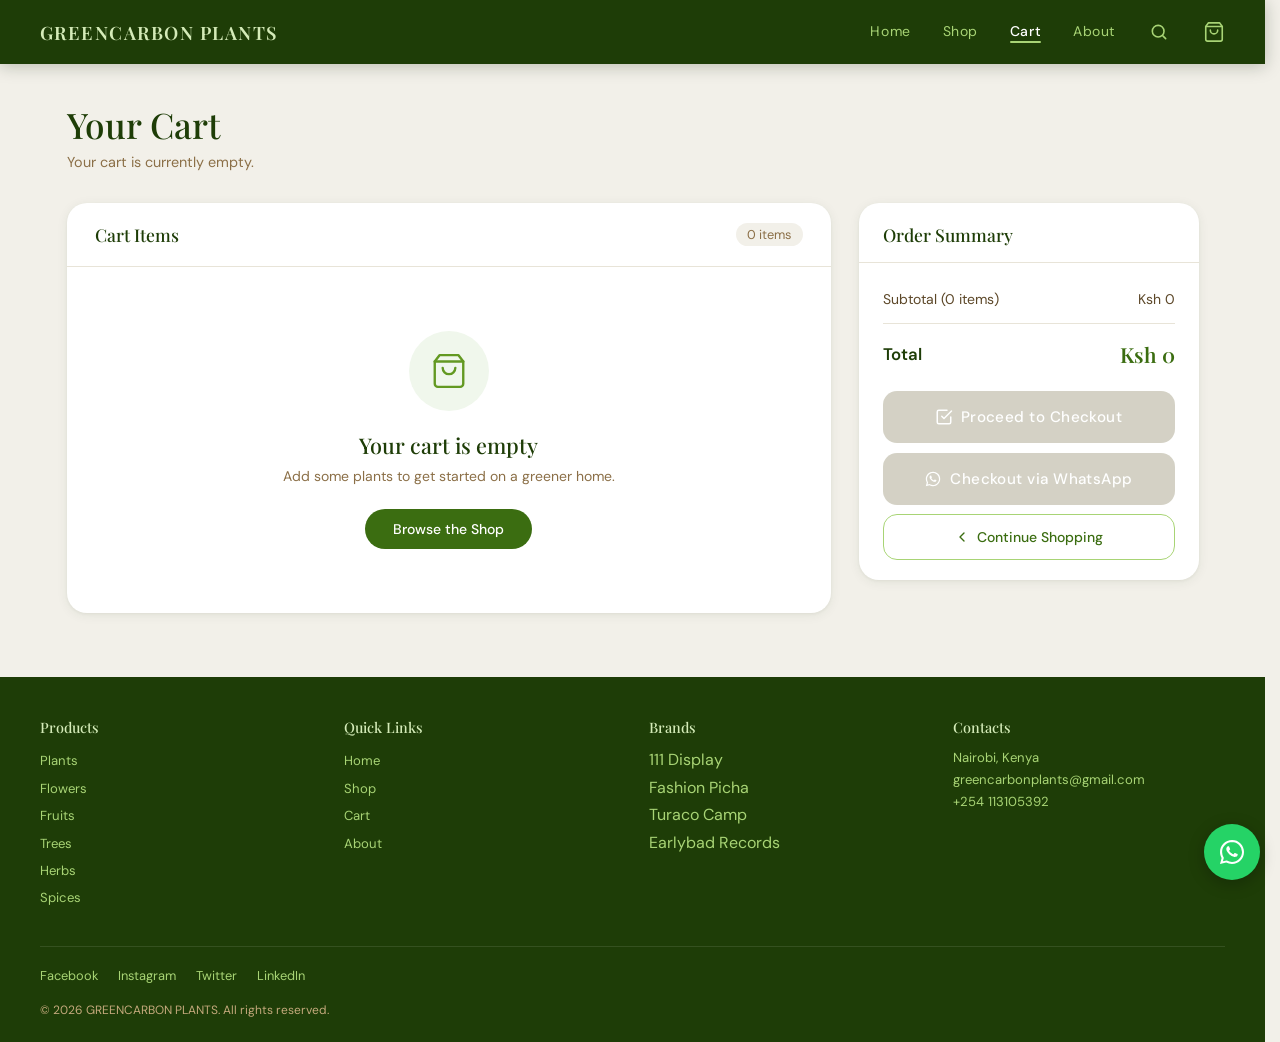
<file: cart.html>
<!DOCTYPE html>
<html lang="en">
<head>
  <meta charset="UTF-8">
  <meta name="viewport" content="width=device-width, initial-scale=1.0">
  <title>Cart | GreenCarbon Plants</title>
  <link rel="preconnect" href="https://fonts.googleapis.com">
  <link rel="preconnect" href="https://fonts.gstatic.com" crossorigin>
  <link href="https://fonts.googleapis.com/css2?family=Playfair+Display:wght@400;500;600&family=DM+Sans:wght@300;400;500&display=swap" rel="stylesheet">

  <style>
    /* ─── TOKENS ─────────────────────────────────────────────── */
    :root {
      --green-50:  #f0f7ec;
      --green-100: #d4ebb8;
      --green-200: #a8d475;
      --green-400: #639922;
      --green-600: #3b6d11;
      --green-800: #1e3d07;

      --bark-200:  #c4a97c;
      --bark-400:  #8b6f47;
      --bark-600:  #5c4728;

      --soil-50:   #fafaf7;
      --soil-100:  #f2f0e9;
      --soil-200:  #e8e4d8;
      --soil-400:  #b8b49f;

      --danger:    #c0392b;
      --danger-bg: #fdf3f2;

      --radius-sm: 8px;
      --radius-md: 14px;
      --radius-lg: 20px;

      --shadow-card: 0 2px 12px rgba(30,61,7,0.07), 0 1px 3px rgba(30,61,7,0.05);
      --transition: all 0.25s cubic-bezier(0.4,0,0.2,1);
    }

    /* ─── RESET ──────────────────────────────────────────────── */
    *, *::before, *::after { box-sizing: border-box; margin: 0; padding: 0; }
    /* always reserve the scrollbar so the navbar width matches pages that scroll */
    html { scrollbar-gutter: stable; overflow-y: scroll; }
    body {
      font-family: 'DM Sans', sans-serif;
      background: var(--soil-100);
      color: var(--green-800);
      min-height: 100vh;
      display: flex;
      flex-direction: column;
    }
    /* keep the footer at the bottom when the cart is short */
    .navbar { flex-shrink: 0; }
    .cart-page { flex: 1 0 auto; width: 100%; }
    .site-footer { flex-shrink: 0; }
    a { text-decoration: none; color: inherit; }
    img { display: block; }
    button { font-family: inherit; cursor: pointer; border: none; background: none; }

    /* ─── NAVBAR ─────────────────────────────────────────────── */
    .navbar {
      position: sticky;
      top: 0;
      z-index: 100;
      background: var(--green-800);
      display: flex;
      align-items: center;
      justify-content: space-between;
      padding: 0 2.5rem;
      height: 64px;
      box-shadow: 0 2px 16px rgba(17,33,4,0.25);
    }
    .logo {
      font-family: 'Playfair Display', serif;
      font-size: 1.15rem;
      font-weight: 600;
      letter-spacing: 0.08em;
      color: var(--green-100);
      text-decoration: none;
      transition: var(--transition);
    }
    .logo:hover { color: #fff; }
    .nav-links {
      display: flex;
      align-items: center;
      gap: 2rem;
    }
    .nav-links a {
      font-size: 0.875rem;
      color: var(--green-200);
      letter-spacing: 0.04em;
      transition: var(--transition);
      position: relative;
      padding-bottom: 3px;
    }
    .nav-links a::after {
      content: '';
      position: absolute;
      bottom: 0; left: 50%;
      width: 0; height: 2px;
      background: var(--green-200);
      border-radius: 2px;
      transition: width 0.3s cubic-bezier(0.4,0,0.2,1), left 0.3s cubic-bezier(0.4,0,0.2,1);
    }
    .nav-links a:hover { color: #fff; transform: translateY(-1px); }
    .nav-links a:hover::after { width: 100%; left: 0; background: #fff; }
    .nav-links a.active { color: #fff; font-weight: 500; }
    .nav-links a.active::after { width: 100%; left: 0; background: var(--green-200); }
    .navbar-menu {
      display: flex;
      align-items: center;
      gap: 2rem;
    }
    .nav-toggle {
      display: none;
      flex-direction: column;
      justify-content: center;
      align-items: center;
      gap: 5px;
      width: 28px;
      height: 28px;
    }
    .nav-toggle span {
      display: block;
      width: 22px;
      height: 2px;
      background: var(--green-200);
      border-radius: 2px;
      transition: var(--transition);
    }
    .nav-toggle.open span:nth-child(1) { transform: translateY(7px) rotate(45deg); }
    .nav-toggle.open span:nth-child(2) { opacity: 0; }
    .nav-toggle.open span:nth-child(3) { transform: translateY(-7px) rotate(-45deg); }
    .nav-cart-icon {
      position: relative;
      display: flex;
      align-items: center;
    }
    .nav-cart-icon svg { width: 22px; height: 22px; stroke: var(--green-200); }

    /* ─── NAV SEARCH ─────────────────────────────────────────── */
    .nav-search { position: relative; display: flex; align-items: center; }
    .nav-search-toggle {
      display: flex;
      align-items: center;
      justify-content: center;
      width: 24px;
      height: 24px;
      color: var(--green-200);
      transition: var(--transition);
    }
    .nav-search-toggle svg { width: 20px; height: 20px; }
    .nav-search-toggle:hover,
    .nav-search.open .nav-search-toggle { color: #fff; }
    .nav-search-panel {
      position: absolute;
      top: calc(100% + 14px);
      right: 0;
      display: flex;
      align-items: center;
      background: #fff;
      border-radius: 50px;
      box-shadow: 0 10px 30px rgba(17,33,4,0.30);
      padding: 4px;
      width: 0;
      overflow: hidden;
      opacity: 0;
      pointer-events: none;
      transition: width 0.28s cubic-bezier(0.4,0,0.2,1), opacity 0.2s ease;
    }
    .nav-search.open .nav-search-panel {
      width: min(340px, 80vw);
      opacity: 1;
      pointer-events: auto;
    }
    .nav-search-panel input {
      flex: 1;
      min-width: 0;
      border: none;
      outline: none;
      background: transparent;
      font-family: inherit;
      font-size: 0.85rem;
      color: var(--green-800);
      padding: 0.55rem 0.5rem 0.55rem 0.95rem;
    }
    .nav-search-panel input::placeholder { color: var(--soil-400); }
    .nav-search-go {
      flex-shrink: 0;
      width: 34px;
      height: 34px;
      border-radius: 50%;
      background: var(--green-600);
      color: #fff;
      display: flex;
      align-items: center;
      justify-content: center;
      transition: var(--transition);
    }
    .nav-search-go svg { width: 15px; height: 15px; }
    .nav-search-go:hover { background: var(--green-800); }

    .cart-badge {
      position: absolute;
      top: -7px;
      right: -8px;
      background: var(--green-200);
      color: var(--green-800);
      font-size: 0.65rem;
      font-weight: 700;
      width: 18px;
      height: 18px;
      border-radius: 50%;
      display: none;
      align-items: center;
      justify-content: center;
    }

    /* ─── PAGE WRAPPER ───────────────────────────────────────── */
    .cart-page {
      max-width: 1180px;
      margin: 0 auto;
      padding: 2.5rem 1.5rem 4rem;
    }

    /* ─── PAGE HEADER ────────────────────────────────────────── */
    .page-header { margin-bottom: 2rem; }
    .page-header h1 {
      font-family: 'Playfair Display', serif;
      font-size: 2.2rem;
      font-weight: 500;
      color: var(--green-800);
      line-height: 1.2;
    }
    .page-header p {
      margin-top: 0.4rem;
      font-size: 0.9rem;
      color: var(--bark-400);
    }
    /* ─── MAIN LAYOUT ────────────────────────────────────────── */
    .cart-layout {
      display: grid;
      grid-template-columns: 1fr 340px;
      gap: 1.75rem;
      align-items: start;
    }
    @media (max-width: 900px) {
      .cart-layout { grid-template-columns: 1fr; }
    }

    /* ─── CART ITEMS PANEL ───────────────────────────────────── */
    .cart-items-panel {
      background: #fff;
      border-radius: var(--radius-lg);
      box-shadow: var(--shadow-card);
      overflow: hidden;
    }
    .panel-header {
      display: flex;
      align-items: center;
      justify-content: space-between;
      padding: 1.25rem 1.75rem;
      border-bottom: 1px solid var(--soil-200);
    }
    .panel-header h2 {
      font-family: 'Playfair Display', serif;
      font-size: 1.1rem;
      font-weight: 500;
    }
    .panel-header-right {
      display: flex;
      align-items: center;
      gap: 0.75rem;
    }
    #item-count-badge {
      font-size: 0.8rem;
      color: var(--bark-400);
      background: var(--soil-100);
      padding: 0.2rem 0.7rem;
      border-radius: 20px;
    }
    .clear-cart-btn {
      font-size: 0.8rem;
      color: var(--danger);
      font-weight: 500;
      padding: 0.3rem 0.75rem;
      border-radius: var(--radius-sm);
      border: 1px solid transparent;
      transition: var(--transition);
      display: none;
    }
    .clear-cart-btn:hover { background: var(--danger-bg); border-color: #f5c6c2; }

    /* ─── CART ITEM ROW ──────────────────────────────────────── */
    #cart-items-list { padding: 0; list-style: none; }

    .cart-item {
      display: grid;
      grid-template-columns: 90px 1fr auto;
      gap: 1.25rem;
      align-items: center;
      padding: 1.25rem 1.75rem;
      border-bottom: 1px solid var(--soil-200);
      transition: var(--transition);
      animation: slideIn 0.35s cubic-bezier(0.4,0,0.2,1);
    }
    .cart-item:last-child { border-bottom: none; }
    .cart-item:hover { background: var(--soil-50); }

    @keyframes slideIn {
      from { opacity: 0; transform: translateY(-10px); }
      to   { opacity: 1; transform: translateY(0); }
    }
    @keyframes fadeOut {
      from { opacity: 1; transform: scale(1); }
      to   { opacity: 0; transform: scale(0.95); }
    }
    .cart-item.removing {
      animation: fadeOut 0.3s cubic-bezier(0.4,0,0.2,1) forwards;
    }

    .item-img-wrap {
      width: 90px;
      height: 90px;
      border-radius: var(--radius-md);
      overflow: hidden;
      background: var(--green-50);
      flex-shrink: 0;
    }
    .item-img-wrap img {
      width: 100%;
      height: 100%;
      object-fit: cover;
      transition: var(--transition);
    }
    .cart-item:hover .item-img-wrap img { transform: scale(1.06); }

    .item-info { min-width: 0; }
    .item-category {
      font-size: 0.72rem;
      font-weight: 500;
      letter-spacing: 0.1em;
      text-transform: uppercase;
      color: var(--green-400);
      background: var(--green-50);
      display: inline-block;
      padding: 0.15rem 0.6rem;
      border-radius: 20px;
      margin-bottom: 0.4rem;
    }
    .item-name {
      font-family: 'Playfair Display', serif;
      font-size: 1.05rem;
      font-weight: 500;
      color: var(--green-800);
      white-space: nowrap;
      overflow: hidden;
      text-overflow: ellipsis;
    }
    .item-unit-price {
      font-size: 0.8rem;
      color: var(--bark-400);
      margin-top: 0.2rem;
    }

    .item-controls {
      display: flex;
      flex-direction: column;
      align-items: flex-end;
      gap: 0.75rem;
    }
    .item-line-total {
      font-family: 'Playfair Display', serif;
      font-size: 1.1rem;
      font-weight: 600;
      color: var(--green-600);
      white-space: nowrap;
    }

    /* Quantity stepper */
    .qty-stepper {
      display: flex;
      align-items: center;
      background: var(--soil-100);
      border: 1px solid var(--soil-200);
      border-radius: 50px;
      overflow: hidden;
    }
    .qty-btn {
      width: 32px;
      height: 32px;
      display: flex;
      align-items: center;
      justify-content: center;
      font-size: 1.1rem;
      color: var(--green-600);
      transition: var(--transition);
      border-radius: 50%;
    }
    .qty-btn:hover { background: var(--green-100); color: var(--green-800); }
    .qty-val {
      width: 34px;
      text-align: center;
      font-size: 0.9rem;
      font-weight: 500;
      color: var(--green-800);
    }

    .remove-btn {
      display: flex;
      align-items: center;
      gap: 0.3rem;
      font-size: 0.75rem;
      color: var(--bark-400);
      transition: var(--transition);
      padding: 0.2rem 0;
    }
    .remove-btn:hover { color: var(--danger); }
    .remove-btn svg { width: 13px; height: 13px; }

    /* ─── EMPTY CART ─────────────────────────────────────────── */
    .empty-cart {
      display: none;
      flex-direction: column;
      align-items: center;
      justify-content: center;
      padding: 4rem 2rem;
      text-align: center;
    }
    .empty-cart.visible { display: flex; }
    .empty-icon {
      width: 80px;
      height: 80px;
      background: var(--green-50);
      border-radius: 50%;
      display: flex;
      align-items: center;
      justify-content: center;
      margin-bottom: 1.25rem;
    }
    .empty-icon svg { width: 38px; height: 38px; stroke: var(--green-400); }
    .empty-cart h3 {
      font-family: 'Playfair Display', serif;
      font-size: 1.35rem;
      font-weight: 500;
      margin-bottom: 0.5rem;
    }
    .empty-cart p { font-size: 0.875rem; color: var(--bark-400); margin-bottom: 1.5rem; }
    .shop-now-btn {
      background: var(--green-600);
      color: #fff;
      padding: 0.7rem 1.75rem;
      border-radius: 50px;
      font-size: 0.875rem;
      font-weight: 500;
      transition: var(--transition);
      display: inline-block;
    }
    .shop-now-btn:hover {
      background: var(--green-800);
      transform: translateY(-1px);
      box-shadow: 0 4px 16px rgba(59,109,17,0.3);
    }

    /* ─── ORDER SUMMARY CARD ─────────────────────────────────── */
    .summary-card {
      background: #fff;
      border-radius: var(--radius-lg);
      box-shadow: var(--shadow-card);
      overflow: hidden;
    }
    .summary-card-header {
      padding: 1.25rem 1.5rem 1rem;
      border-bottom: 1px solid var(--soil-200);
    }
    .summary-card-header h2 {
      font-family: 'Playfair Display', serif;
      font-size: 1.1rem;
      font-weight: 500;
    }
    .summary-body { padding: 1.25rem 1.5rem; }
    .summary-row {
      display: flex;
      justify-content: space-between;
      align-items: center;
      font-size: 0.875rem;
      padding: 0.45rem 0;
      color: var(--bark-600);
    }
    .summary-row.total {
      border-top: 1.5px solid var(--soil-200);
      margin-top: 0.5rem;
      padding-top: 1rem;
      font-size: 1.05rem;
      font-weight: 600;
      color: var(--green-800);
    }
    .total-amount {
      font-family: 'Playfair Display', serif;
      font-size: 1.3rem;
      color: var(--green-600);
    }

    /* Checkout Button */
    .checkout-btn {
      width: 100%;
      background: var(--green-600);
      color: #fff;
      padding: 1rem;
      border-radius: var(--radius-md);
      font-size: 0.95rem;
      font-weight: 500;
      letter-spacing: 0.03em;
      margin-top: 1rem;
      transition: var(--transition);
      display: flex;
      align-items: center;
      justify-content: center;
      gap: 0.5rem;
    }
    .checkout-btn:hover:not(:disabled) {
      background: var(--green-800);
      transform: translateY(-2px);
      box-shadow: 0 6px 20px rgba(59,109,17,0.35);
    }
    .checkout-btn:disabled {
      background: var(--soil-400);
      cursor: not-allowed;
      opacity: 0.6;
    }
    .checkout-btn svg { width: 18px; height: 18px; }

    /* WhatsApp Checkout Button */
    .wa-checkout-btn {
      width: 100%;
      background: #25D366;
      color: #fff;
      padding: 1rem;
      border-radius: var(--radius-md);
      font-size: 0.95rem;
      font-weight: 500;
      letter-spacing: 0.03em;
      margin-top: 0.6rem;
      transition: var(--transition);
      display: flex;
      align-items: center;
      justify-content: center;
      gap: 0.5rem;
    }
    .wa-checkout-btn:hover {
      background: #1ebe5b;
      transform: translateY(-2px);
      box-shadow: 0 6px 20px rgba(37,211,102,0.35);
    }
    .wa-checkout-btn svg { width: 18px; height: 18px; }
    /* mirror the disabled state of the main checkout button (empty cart) */
    .checkout-btn:disabled + .wa-checkout-btn {
      background: var(--soil-400);
      cursor: not-allowed;
      opacity: 0.6;
      pointer-events: none;
    }

    /* ─── CHECKOUT MODAL ─────────────────────────────────────── */
    .checkout-overlay {
      position: fixed;
      inset: 0;
      background: rgba(17, 33, 4, 0.45);
      backdrop-filter: blur(3px);
      -webkit-backdrop-filter: blur(3px);
      display: flex;
      align-items: center;
      justify-content: center;
      padding: 1.5rem;
      z-index: 1100;
    }
    .checkout-overlay[hidden] { display: none; }
    .checkout-form {
      width: 100%;
      max-width: 420px;
      background: rgba(250, 250, 247, 0.82);
      backdrop-filter: blur(10px);
      -webkit-backdrop-filter: blur(10px);
      border: 1px solid rgba(255, 255, 255, 0.5);
      border-radius: var(--radius-lg);
      box-shadow: 0 20px 60px rgba(17, 33, 4, 0.35);
      padding: 1.75rem;
    }
    .checkout-form h2 {
      font-family: 'Playfair Display', serif;
      font-weight: 500;
      font-size: 1.4rem;
      margin-bottom: 0.35rem;
    }
    .checkout-form .form-hint {
      font-size: 0.85rem;
      color: var(--bark-600);
      margin-bottom: 1.25rem;
    }
    .checkout-form label {
      display: block;
      font-size: 0.85rem;
      font-weight: 500;
      margin-bottom: 0.35rem;
    }
    .checkout-form .field { margin-bottom: 1rem; }
    .checkout-form input {
      width: 100%;
      font-family: inherit;
      font-size: 0.95rem;
      padding: 0.7rem 0.85rem;
      border: 1px solid var(--soil-400);
      border-radius: var(--radius-sm);
      background: rgba(255, 255, 255, 0.65);
      color: var(--green-800);
    }
    .checkout-form input:focus {
      outline: none;
      border-color: var(--green-400);
      background: rgba(255, 255, 255, 0.9);
    }
    .checkout-form .form-error {
      color: var(--danger);
      font-size: 0.82rem;
      margin-bottom: 0.85rem;
      min-height: 1em;
    }
    .checkout-form .form-actions {
      display: flex;
      gap: 0.6rem;
      margin-top: 0.5rem;
    }
    .checkout-form .btn-submit {
      flex: 1;
      background: var(--green-600);
      color: #fff;
      padding: 0.8rem;
      border-radius: var(--radius-md);
      font-size: 0.9rem;
      font-weight: 500;
      transition: var(--transition);
    }
    .checkout-form .btn-submit:hover { background: var(--green-800); }
    .checkout-form .btn-cancel {
      background: rgba(255, 255, 255, 0.5);
      color: var(--green-800);
      padding: 0.8rem 1.1rem;
      border-radius: var(--radius-md);
      font-size: 0.9rem;
      border: 1px solid var(--soil-400);
    }
    .checkout-form .btn-cancel:hover { background: rgba(255, 255, 255, 0.85); }

    /* Continue Shopping */
    .continue-btn {
      width: 100%;
      background: transparent;
      color: var(--green-600);
      padding: 0.8rem;
      border-radius: var(--radius-md);
      font-size: 0.875rem;
      font-weight: 500;
      margin-top: 0.6rem;
      border: 1.5px solid var(--green-200);
      transition: var(--transition);
      display: flex;
      align-items: center;
      justify-content: center;
      gap: 0.45rem;
      text-decoration: none;
    }
    .continue-btn:hover {
      background: var(--green-50);
      border-color: var(--green-400);
      color: var(--green-800);
      transform: translateY(-1px);
    }
    .continue-btn svg { width: 16px; height: 16px; }

    /* ─── FOOTER ─────────────────────────────────────────────── */
    .site-footer {
      background: var(--green-800);
      color: var(--green-200);
      padding: 2.5rem 2.5rem 1.5rem;
    }
    .footer-columns {
      display: grid;
      grid-template-columns: repeat(4, 1fr);
      gap: 2rem;
      margin-bottom: 2rem;
    }
    @media (max-width: 700px) {
      .footer-columns { grid-template-columns: repeat(2, 1fr); }
    }
    .footer-column h4 {
      font-family: 'Playfair Display', serif;
      font-size: 0.9rem;
      font-weight: 500;
      color: var(--green-100);
      margin-bottom: 0.75rem;
    }
    .footer-column ul { list-style: none; }
    .footer-column ul li { margin-bottom: 0.4rem; }
    .footer-column a { font-size: 0.82rem; color: var(--green-200); transition: var(--transition); }
    .footer-column a:hover { color: #fff; }
    .footer-column p { font-size: 0.82rem; color: var(--green-200); margin-bottom: 0.3rem; }
    .footer-social {
      display: flex;
      gap: 1.25rem;
      border-top: 1px solid rgba(255,255,255,0.1);
      padding-top: 1.25rem;
      margin-bottom: 1rem;
    }
    .footer-social a {
      font-size: 0.8rem;
      color: var(--green-200);
      transition: var(--transition);
      position: relative;
      padding-bottom: 2px;
    }
    .footer-social a::after {
      content: '';
      position: absolute;
      bottom: 0; left: 0;
      width: 0; height: 1px;
      background: #fff;
      transition: width 0.3s cubic-bezier(0.4,0,0.2,1);
    }
    .footer-social a:hover { color: #fff; }
    .footer-social a:hover::after { width: 100%; }
    .footer-copy { font-size: 0.75rem; color: var(--bark-200); }

    /* ─── RESPONSIVE ─────────────────────────────────────────── */
    @media (max-width: 640px) {
      .navbar { padding: 0 1.25rem; }
      .navbar-menu { gap: 1rem; }
      .nav-toggle { display: flex; }
      .nav-links {
        position: absolute;
        top: 64px;
        left: 0;
        right: 0;
        flex-direction: column;
        align-items: stretch;
        gap: 0;
        background: var(--green-800);
        max-height: 0;
        overflow: hidden;
        transition: max-height 0.3s cubic-bezier(0.4,0,0.2,1);
        box-shadow: 0 8px 16px rgba(17,33,4,0.25);
      }
      .nav-links.open { max-height: 260px; }
      .nav-links a {
        padding: 0.85rem 1.25rem;
        border-top: 1px solid rgba(255,255,255,0.08);
      }
      .nav-search { position: static; }
      .nav-search-panel { position: fixed; top: 72px; left: 16px; right: 16px; }
      .nav-search.open .nav-search-panel { width: auto; }
      .cart-page { padding: 1.5rem 1rem 3rem; }
      .page-header h1 { font-size: 1.6rem; }
      .cart-item {
        grid-template-columns: 72px 1fr;
        grid-template-rows: auto auto;
        gap: 0.9rem;
      }
      .item-controls {
        grid-column: 1 / -1;
        flex-direction: row;
        justify-content: space-between;
        align-items: center;
      }
      .panel-header { padding: 1rem 1.25rem; }
      .cart-item { padding: 1rem 1.25rem; }
      .item-img-wrap { width: 72px; height: 72px; }
    }
  </style>
</head>
<body>

<!-- NAVBAR -->
<header class="navbar">
  <a href="index.html" class="logo">GREENCARBON PLANTS</a>
  <div class="navbar-menu">
    <nav class="nav-links" id="nav-links">
      <a href="index.html">Home</a>
      <a href="shop.html">Shop</a>
      <a href="cart.html" class="active">Cart</a>
      <a href="about.html">About</a>
    </nav>
    <div class="nav-search" id="nav-search">
      <button type="button" class="nav-search-toggle" id="nav-search-toggle" aria-label="Search products" aria-expanded="false" aria-controls="nav-search-panel">
        <svg viewBox="0 0 24 24" fill="none" stroke="currentColor" stroke-width="1.9" stroke-linecap="round" stroke-linejoin="round" aria-hidden="true">
          <circle cx="11" cy="11" r="7"/><line x1="20" y1="20" x2="16.65" y2="16.65"/>
        </svg>
      </button>
      <form class="nav-search-panel" id="nav-search-panel" action="shop.html" method="get" role="search">
        <input type="search" name="q" id="nav-search-input" placeholder="Search plants, flowers, trees…" aria-label="Search products" autocomplete="off">
        <button type="submit" class="nav-search-go" aria-label="Search">
          <svg viewBox="0 0 24 24" fill="none" stroke="currentColor" stroke-width="2" stroke-linecap="round" stroke-linejoin="round" aria-hidden="true">
            <circle cx="11" cy="11" r="7"/><line x1="20" y1="20" x2="16.65" y2="16.65"/>
          </svg>
        </button>
      </form>
    </div>
    <a href="cart.html" class="nav-cart-icon" aria-label="Cart">
      <svg viewBox="0 0 24 24" fill="none" stroke-width="1.75" stroke-linecap="round" stroke-linejoin="round">
        <path d="M6 2L3 6v14a2 2 0 002 2h14a2 2 0 002-2V6l-3-4z"/>
        <line x1="3" y1="6" x2="21" y2="6"/>
        <path d="M16 10a4 4 0 01-8 0"/>
      </svg>
      <span class="cart-badge" id="nav-cart-count">0</span>
    </a>
    <button class="nav-toggle" id="nav-toggle" aria-label="Toggle menu" aria-expanded="false" aria-controls="nav-links">
      <span></span><span></span><span></span>
    </button>
  </div>
</header>

<!-- CART PAGE -->
<main class="cart-page">

  <div class="page-header">
    <h1>Your Cart</h1>
    <p id="cart-subtitle">Loading your items…</p>
  </div>

  <div class="cart-layout">

    <!-- LEFT: Cart Items -->
    <div class="cart-items-panel">
      <div class="panel-header">
        <h2>Cart Items</h2>
        <div class="panel-header-right">
          <span id="item-count-badge">0 items</span>
          <button class="clear-cart-btn" id="clear-cart-btn" onclick="clearCart()">Clear all</button>
        </div>
      </div>
      <ul id="cart-items-list"></ul>
      <div class="empty-cart" id="empty-cart">
        <div class="empty-icon">
          <svg viewBox="0 0 24 24" fill="none" stroke-width="1.5" stroke-linecap="round" stroke-linejoin="round">
            <path d="M6 2L3 6v14a2 2 0 002 2h14a2 2 0 002-2V6l-3-4z"/>
            <line x1="3" y1="6" x2="21" y2="6"/>
            <path d="M16 10a4 4 0 01-8 0"/>
          </svg>
        </div>
        <h3>Your cart is empty</h3>
        <p>Add some plants to get started on a greener home.</p>
        <a href="shop.html" class="shop-now-btn">Browse the Shop</a>
      </div>
    </div>

    <!-- RIGHT: Order Summary -->
    <div class="summary-card">
      <div class="summary-card-header">
        <h2>Order Summary</h2>
      </div>
      <div class="summary-body">
        <div class="summary-row">
          <span>Subtotal (<span id="total-qty">0</span> items)</span>
          <span id="subtotal-val">Ksh 0</span>
        </div>
        <div class="summary-row total">
          <span>Total</span>
          <span class="total-amount" id="total-val">Ksh 0</span>
        </div>
        <button class="checkout-btn" id="checkout-btn" onclick="checkout()">
          <svg viewBox="0 0 24 24" fill="none" stroke="currentColor" stroke-width="2" stroke-linecap="round" stroke-linejoin="round">
            <polyline points="9 11 12 14 22 4"/>
            <path d="M21 12v7a2 2 0 01-2 2H5a2 2 0 01-2-2V5a2 2 0 012-2h11"/>
          </svg>
          Proceed to Checkout
        </button>
        <button type="button" class="wa-checkout-btn" id="wa-checkout-btn" onclick="checkoutWhatsApp()">
          <svg viewBox="0 0 32 32" fill="currentColor" aria-hidden="true" focusable="false">
            <path d="M16.004 3.2c-7.06 0-12.8 5.74-12.8 12.8 0 2.257.59 4.46 1.71 6.4L3.2 28.8l6.57-1.72a12.76 12.76 0 0 0 6.234 1.588h.005c7.06 0 12.8-5.74 12.8-12.8 0-3.42-1.332-6.635-3.75-9.052A12.72 12.72 0 0 0 16.004 3.2zm0 2.133c2.848 0 5.524 1.11 7.537 3.124a10.58 10.58 0 0 1 3.126 7.53c0 5.884-4.786 10.667-10.668 10.667h-.004a10.62 10.62 0 0 1-5.41-1.48l-.388-.23-3.898 1.02 1.04-3.8-.253-.4a10.6 10.6 0 0 1-1.625-5.667c.002-5.883 4.786-10.667 10.668-10.667zm-4.24 4.6c-.2 0-.525.075-.8.375-.276.3-1.05 1.026-1.05 2.5 0 1.475 1.075 2.9 1.225 3.1.15.2 2.115 3.23 5.125 4.53.714.308 1.27.492 1.704.63.716.228 1.368.196 1.883.118.574-.086 1.767-.722 2.016-1.42.25-.7.25-1.3.175-1.424-.075-.126-.275-.2-.575-.35-.3-.15-1.767-.872-2.04-.972-.274-.1-.474-.15-.674.15-.2.3-.774.97-.95 1.17-.174.2-.35.226-.65.076-.3-.15-1.264-.466-2.408-1.486-.89-.794-1.49-1.774-1.666-2.074-.174-.3-.02-.462.13-.612.136-.135.3-.35.45-.526.15-.174.2-.3.3-.5.1-.2.05-.375-.025-.525-.075-.15-.674-1.626-.924-2.226-.243-.585-.49-.505-.674-.514-.174-.008-.374-.01-.574-.01z"/>
          </svg>
          Checkout via WhatsApp
        </button>
        <a href="shop.html" class="continue-btn">
          <svg viewBox="0 0 24 24" fill="none" stroke="currentColor" stroke-width="2" stroke-linecap="round" stroke-linejoin="round">
            <polyline points="15 18 9 12 15 6"/>
          </svg>
          Continue Shopping
        </a>
      </div>
    </div>

  </div>
</main>

<!-- CHECKOUT MODAL -->
<div class="checkout-overlay" id="checkout-overlay" hidden>
  <form class="checkout-form" id="checkout-form" novalidate>
    <h2>Checkout details</h2>
    <p class="form-hint">Please fill in all fields so we can process your order.</p>

    <div class="field">
      <label for="co-name">Name</label>
      <input type="text" id="co-name" name="name" autocomplete="name" placeholder="Your full name">
    </div>
    <div class="field">
      <label for="co-phone">Phone number</label>
      <input type="tel" id="co-phone" name="phone" autocomplete="tel" placeholder="e.g. 0712345678">
    </div>
    <div class="field">
      <label for="co-email">Email</label>
      <input type="email" id="co-email" name="email" autocomplete="email" placeholder="you@example.com">
    </div>

    <div class="form-error" id="co-error"></div>

    <div class="form-actions">
      <button type="submit" class="btn-submit">Place order</button>
      <button type="button" class="btn-cancel" id="co-cancel">Cancel</button>
    </div>
  </form>
</div>

<!-- FOOTER -->
<footer class="site-footer">
  <div class="footer-columns">
    <div class="footer-column">
      <h4>Products</h4>
      <ul>
        <li><a href="shop.html#plants">Plants</a></li>
        <li><a href="shop.html#flowers">Flowers</a></li>
        <li><a href="shop.html#fruits">Fruits</a></li>
        <li><a href="shop.html#trees">Trees</a></li>
        <li><a href="shop.html#herbs">Herbs</a></li>
        <li><a href="shop.html#spices">Spices</a></li>
      </ul>
    </div>
    <div class="footer-column">
      <h4>Quick Links</h4>
      <ul>
        <li><a href="index.html">Home</a></li>
        <li><a href="shop.html">Shop</a></li>
        <li><a href="cart.html">Cart</a></li>
        <li><a href="about.html">About</a></li>
      </ul>
    </div>
    <div class="footer-column">
      <h4>Brands</h4>
      <ul>
        <li>111 Display</li>
        <li>Fashion Picha</li>
        <li>Turaco Camp</li>
        <li>Earlybad Records</li>
      </ul>
    </div>
    <div class="footer-column">
      <h4>Contacts</h4>
      <p>Nairobi, Kenya</p>
      <p>greencarbonplants@gmail.com</p>
      <p>+254 113105392</p>
    </div>
  </div>
  <div class="footer-social">
    <a href="#">Facebook</a>
    <a href="#">Instagram</a>
    <a href="#">Twitter</a>
    <a href="#">LinkedIn</a>
  </div>
  <div class="footer-copy">© 2026 GREENCARBON PLANTS. All rights reserved.</div>
</footer>

<!-- WhatsApp floating action button -->
<a class="whatsapp-fab" href="https://wa.me/254711111111" target="_blank" rel="noopener"
   aria-label="Chat with us on WhatsApp" title="Chat with us on WhatsApp">
  <svg viewBox="0 0 32 32" width="30" height="30" aria-hidden="true" focusable="false">
    <path fill="currentColor" d="M16.004 3.2c-7.06 0-12.8 5.74-12.8 12.8 0 2.257.59 4.46 1.71 6.4L3.2 28.8l6.57-1.72a12.76 12.76 0 0 0 6.234 1.588h.005c7.06 0 12.8-5.74 12.8-12.8 0-3.42-1.332-6.635-3.75-9.052A12.72 12.72 0 0 0 16.004 3.2zm0 2.133c2.848 0 5.524 1.11 7.537 3.124a10.58 10.58 0 0 1 3.126 7.53c0 5.884-4.786 10.667-10.668 10.667h-.004a10.62 10.62 0 0 1-5.41-1.48l-.388-.23-3.898 1.02 1.04-3.8-.253-.4a10.6 10.6 0 0 1-1.625-5.667c.002-5.883 4.786-10.667 10.668-10.667zm-4.24 4.6c-.2 0-.525.075-.8.375-.276.3-1.05 1.026-1.05 2.5 0 1.475 1.075 2.9 1.225 3.1.15.2 2.115 3.23 5.125 4.53.714.308 1.27.492 1.704.63.716.228 1.368.196 1.883.118.574-.086 1.767-.722 2.016-1.42.25-.7.25-1.3.175-1.424-.075-.126-.275-.2-.575-.35-.3-.15-1.767-.872-2.04-.972-.274-.1-.474-.15-.674.15-.2.3-.774.97-.95 1.17-.174.2-.35.226-.65.076-.3-.15-1.264-.466-2.408-1.486-.89-.794-1.49-1.774-1.666-2.074-.174-.3-.02-.462.13-.612.136-.135.3-.35.45-.526.15-.174.2-.3.3-.5.1-.2.05-.375-.025-.525-.075-.15-.674-1.626-.924-2.226-.243-.585-.49-.505-.674-.514-.174-.008-.374-.01-.574-.01z"/>
  </svg>
</a>
<style>
  .whatsapp-fab{
    position:fixed;
    right:20px;
    bottom:20px;
    width:56px;
    height:56px;
    border-radius:50%;
    background:#25D366;
    color:#fff;
    display:flex;
    align-items:center;
    justify-content:center;
    box-shadow:0 4px 16px rgba(0,0,0,.25);
    z-index:1000;
    text-decoration:none;
    transition:transform .15s ease, box-shadow .15s ease;
  }
  .whatsapp-fab:hover{ transform:scale(1.06); box-shadow:0 6px 22px rgba(0,0,0,.32); }
  .whatsapp-fab:focus-visible{ outline:3px solid rgba(37,211,102,.5); outline-offset:3px; }
  @media (max-width:600px){
    .whatsapp-fab{ width:52px; height:52px; right:16px; bottom:16px; }
  }
</style>

<script>
  /* ── NAV TOGGLE ───────────────────────────────────────────── */
  (function () {
    const toggle = document.getElementById("nav-toggle");
    const links  = document.getElementById("nav-links");
    if (!toggle || !links) return;
    toggle.addEventListener("click", () => {
      const open = links.classList.toggle("open");
      toggle.classList.toggle("open", open);
      toggle.setAttribute("aria-expanded", open ? "true" : "false");
    });
    links.querySelectorAll("a").forEach(a => {
      a.addEventListener("click", () => {
        links.classList.remove("open");
        toggle.classList.remove("open");
        toggle.setAttribute("aria-expanded", "false");
      });
    });
  })();

  /* ── NAV SEARCH TOGGLE ────────────────────────────────────── */
  (function () {
    const wrap  = document.getElementById("nav-search");
    const btn   = document.getElementById("nav-search-toggle");
    const input = document.getElementById("nav-search-input");
    const links = document.getElementById("nav-links");
    if (!wrap || !btn) return;
    function close() {
      wrap.classList.remove("open");
      btn.setAttribute("aria-expanded", "false");
    }
    btn.addEventListener("click", e => {
      e.stopPropagation();
      const open = wrap.classList.toggle("open");
      btn.setAttribute("aria-expanded", open ? "true" : "false");
      if (open) {
        if (links) links.classList.remove("open");
        setTimeout(() => input && input.focus(), 80);
      }
    });
    document.addEventListener("click", e => {
      if (wrap.classList.contains("open") && !wrap.contains(e.target)) close();
    });
    document.addEventListener("keydown", e => {
      if (e.key === "Escape" && wrap.classList.contains("open")) { close(); btn.focus(); }
    });
  })();

  /* ── PRODUCT CATALOGUE — category lookup only ─────────────── */
  const CATALOGUE = {
    "snake-plant":  "Plants",
    "aloe-vera":    "Plants",
    "succulents":   "Plants",
    "roses":        "Flowers",
    "tulips":       "Flowers",
    "sunflowers":   "Flowers",
    "mango-tree":   "Fruits",
    "lemon-tree":   "Fruits",
    "avocado-tree": "Fruits",
    "grevillea-tree": "Trees",
    "cypress-tree": "Trees",
    "jacaranda":    "Trees",
    "mint":         "Herbs",
    "rosemary":     "Herbs",
    "lemon-grass":  "Herbs",
    "cinnamon":     "Spices",
    "black-pepper": "Spices",
    "fennel":       "Spices"
  };

  /* ── HELPERS ──────────────────────────────────────────────── */
  function getCart() { return JSON.parse(localStorage.getItem("cart")) || []; }
  function saveCart(c) { localStorage.setItem("cart", JSON.stringify(c)); }
  function fmt(n) { return "Ksh " + n.toLocaleString("en-KE"); }
  function nameToId(name) {
    return Object.keys(CATALOGUE).find(k =>
      k.replace(/-/g, " ").toLowerCase() === name.toLowerCase()
    ) || null;
  }

  /* ── RENDER ───────────────────────────────────────────────── */
  function renderCart() {
    const cart = getCart();
    const list       = document.getElementById("cart-items-list");
    const empty      = document.getElementById("empty-cart");
    const clearBtn   = document.getElementById("clear-cart-btn");
    const checkoutBtn= document.getElementById("checkout-btn");

    list.innerHTML = "";

    if (cart.length === 0) {
      empty.classList.add("visible");
      clearBtn.style.display = "none";
      checkoutBtn.disabled = true;
      document.getElementById("subtotal-val").textContent = fmt(0);
      document.getElementById("total-val").textContent    = fmt(0);
      document.getElementById("total-qty").textContent    = "0";
      document.getElementById("item-count-badge").textContent = "0 items";
      document.getElementById("cart-subtitle").textContent   = "Your cart is currently empty.";
      updateNavBadge(0);
      return;
    }

    empty.classList.remove("visible");
    clearBtn.style.display = "inline-flex";
    checkoutBtn.disabled = false;

    let subtotal = 0, totalQty = 0;

    cart.forEach((item, idx) => {
      const id       = nameToId(item.name);
      const category = id ? CATALOGUE[id] : "Plant";
      const lineTotal= item.price * item.quantity;
      subtotal  += lineTotal;
      totalQty  += item.quantity;

      const li = document.createElement("li");
      li.className = "cart-item";
      li.innerHTML = `
        <div class="item-img-wrap">
          <img src="${item.image}" alt="${item.name}" onerror="this.src='images/placeholder.jpg'">
        </div>
        <div class="item-info">
          <span class="item-category">${category}</span>
          <div class="item-name">${item.name}</div>
          <div class="item-unit-price">${fmt(item.price)} each</div>
        </div>
        <div class="item-controls">
          <div class="item-line-total">${fmt(lineTotal)}</div>
          <div class="qty-stepper">
            <button class="qty-btn" onclick="changeQty(${idx},-1)" aria-label="Decrease">−</button>
            <span class="qty-val">${item.quantity}</span>
            <button class="qty-btn" onclick="changeQty(${idx},+1)" aria-label="Increase">+</button>
          </div>
          <button class="remove-btn" onclick="removeItem(${idx})">
            <svg viewBox="0 0 24 24" fill="none" stroke="currentColor" stroke-width="2" stroke-linecap="round">
              <polyline points="3 6 5 6 21 6"/>
              <path d="M19 6l-1 14a2 2 0 01-2 2H8a2 2 0 01-2-2L5 6"/>
              <path d="M10 11v6M14 11v6"/>
              <path d="M9 6V4a1 1 0 011-1h4a1 1 0 011 1v2"/>
            </svg>
            Remove
          </button>
        </div>
      `;
      list.appendChild(li);
    });

    document.getElementById("subtotal-val").textContent = fmt(subtotal);
    document.getElementById("total-val").textContent    = fmt(subtotal);
    document.getElementById("total-qty").textContent    = totalQty;
    document.getElementById("item-count-badge").textContent =
      totalQty + " item" + (totalQty !== 1 ? "s" : "");
    document.getElementById("cart-subtitle").textContent =
      "You have " + cart.length + " product" + (cart.length !== 1 ? "s" : "") + " in your cart.";
    updateNavBadge(totalQty);
  }

  /* ── NAV BADGE ────────────────────────────────────────────── */
  function updateNavBadge(n) {
    const badge = document.getElementById("nav-cart-count");
    badge.textContent   = n;
    badge.style.display = n > 0 ? "flex" : "none";
  }

  /* ── ACTIONS ──────────────────────────────────────────────── */
  function changeQty(idx, delta) {
    const cart = getCart();
    cart[idx].quantity = Math.max(1, cart[idx].quantity + delta);
    saveCart(cart);
    renderCart();
  }

  function removeItem(idx) {
    const item = document.getElementById("cart-items-list").children[idx];
    if (item) {
      item.classList.add("removing");
      setTimeout(() => {
        const cart = getCart();
        cart.splice(idx, 1);
        saveCart(cart);
        renderCart();
      }, 300);
    }
  }

  function clearCart() {
    if (!confirm("Remove all items from your cart?")) return;
    saveCart([]);
    renderCart();
  }

  const checkoutOverlay = document.getElementById("checkout-overlay");
  const checkoutForm    = document.getElementById("checkout-form");
  const checkoutError   = document.getElementById("co-error");

  function checkout() {
    if (getCart().length === 0) return;
    checkoutError.textContent = "";
    checkoutForm.reset();
    checkoutOverlay.hidden = false;
    document.getElementById("co-name").focus();
  }

  function closeCheckout() {
    checkoutOverlay.hidden = true;
  }

  document.getElementById("co-cancel").addEventListener("click", closeCheckout);
  checkoutOverlay.addEventListener("click", e => {
    if (e.target === checkoutOverlay) closeCheckout();
  });
  document.addEventListener("keydown", e => {
    if (e.key === "Escape" && !checkoutOverlay.hidden) closeCheckout();
  });

  checkoutForm.addEventListener("submit", e => {
    e.preventDefault();
    const name  = document.getElementById("co-name").value.trim();
    const phone = document.getElementById("co-phone").value.trim();
    const email = document.getElementById("co-email").value.trim();

    if (!name || !phone || !email) {
      checkoutError.textContent = "Please fill in all fields to process your order.";
      return;
    }
    if (!/^[+\d][\d\s-]{6,}$/.test(phone)) {
      checkoutError.textContent = "Please enter a valid phone number.";
      return;
    }
    if (!/^[^\s@]+@[^\s@]+\.[^\s@]+$/.test(email)) {
      checkoutError.textContent = "Please enter a valid email address.";
      return;
    }

    closeCheckout();
    alert("Thank you for shopping with GreenCarbon Plants, " + name + "!\n\n" +
          "Your order is being processed. We will contact you shortly.");
  });

  /* ── WHATSAPP CHECKOUT ────────────────────────────────────── */
  const WHATSAPP_NUMBER = "254113105392"; // store number, international format, no + or spaces

  function checkoutWhatsApp() {
    const cart = getCart();
    if (cart.length === 0) return;

    let total = 0;
    const lines = cart.map((item, i) => {
      const lineTotal = item.price * item.quantity;
      total += lineTotal;
      return (i + 1) + ". " + item.name + " x" + item.quantity + " - " + fmt(lineTotal);
    });

    const message =
      "Hello GreenCarbon Plants, I would like to place an order:\n\n" +
      lines.join("\n") +
      "\n\nTotal: " + fmt(total) +
      "\n\nPlease confirm availability and delivery details. Thank you!";

    window.open("https://wa.me/" + WHATSAPP_NUMBER + "?text=" + encodeURIComponent(message), "_blank", "noopener");
  }

  /* ── CROSS-TAB SYNC ───────────────────────────────────────── */
  window.addEventListener("storage", e => { if (e.key === "cart") renderCart(); });

  /* ── INIT ─────────────────────────────────────────────────── */
  renderCart();
</script>

</body>
</html>
</file>
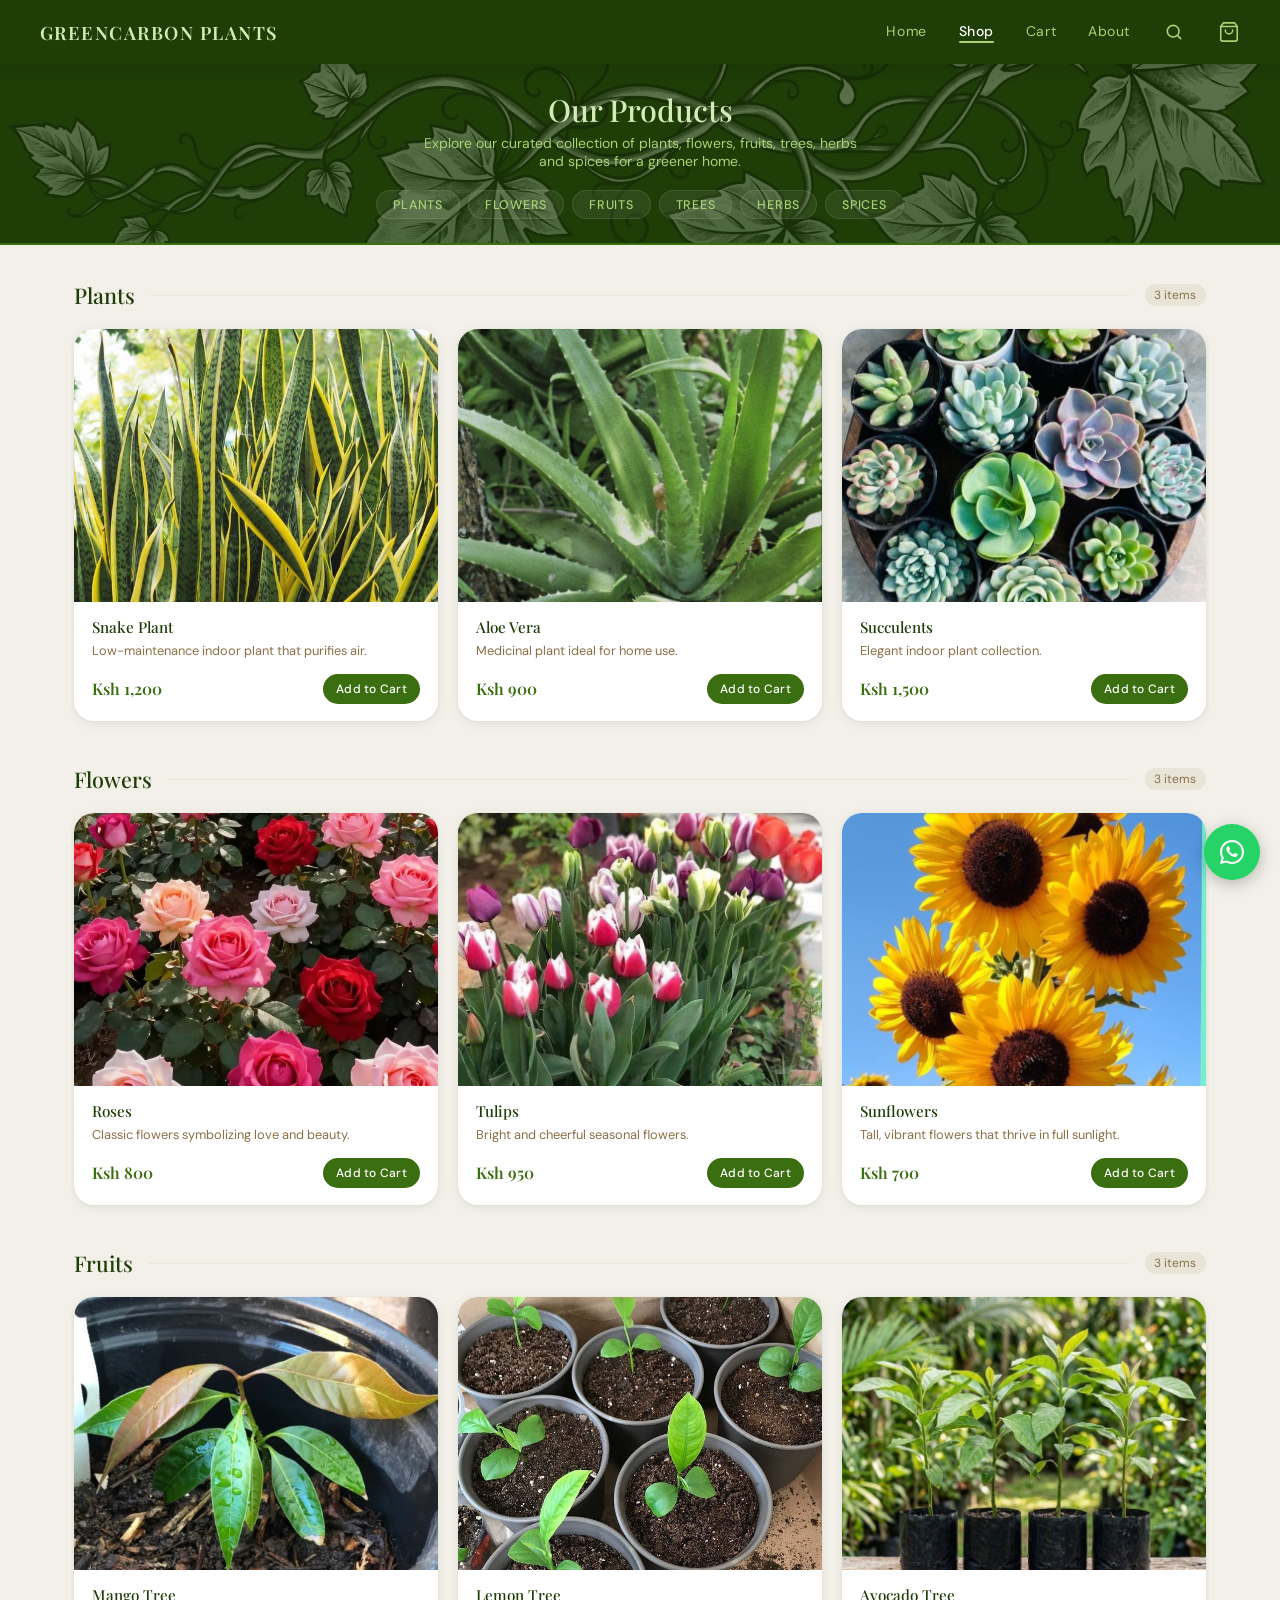
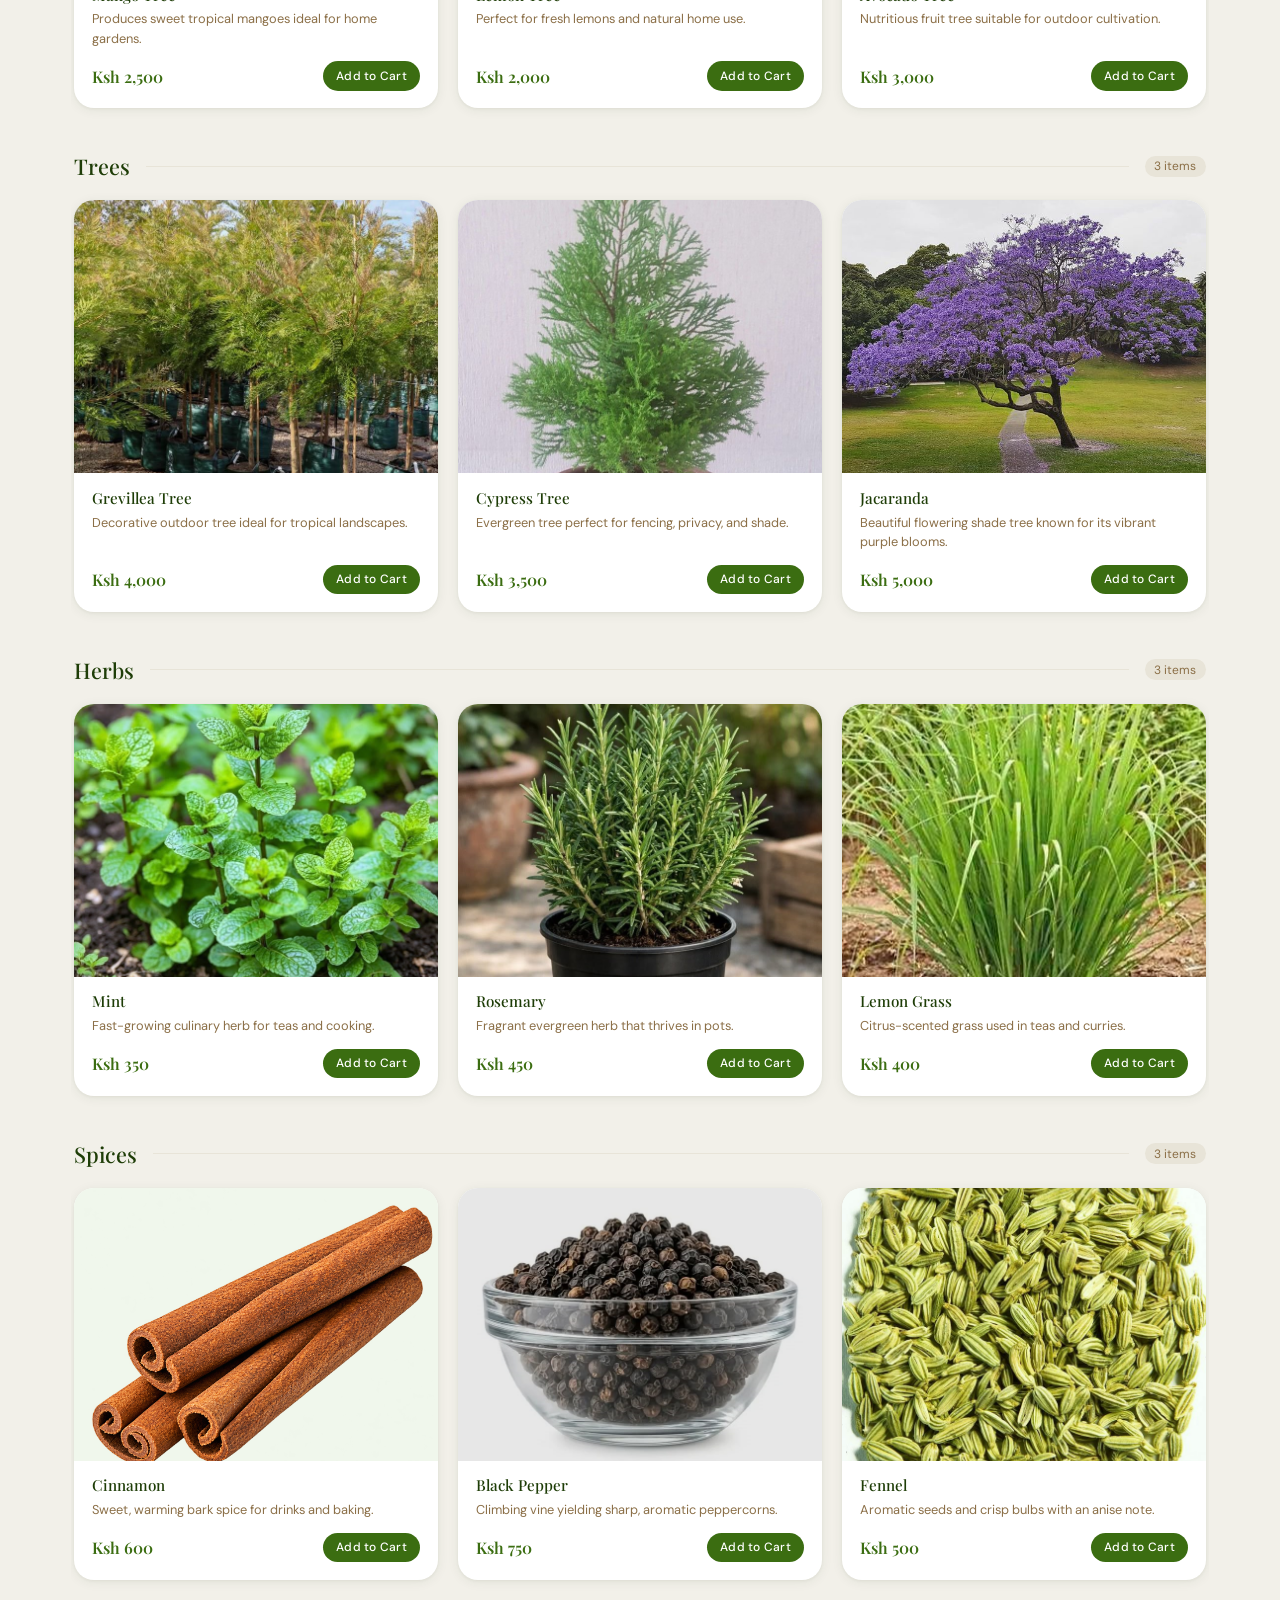
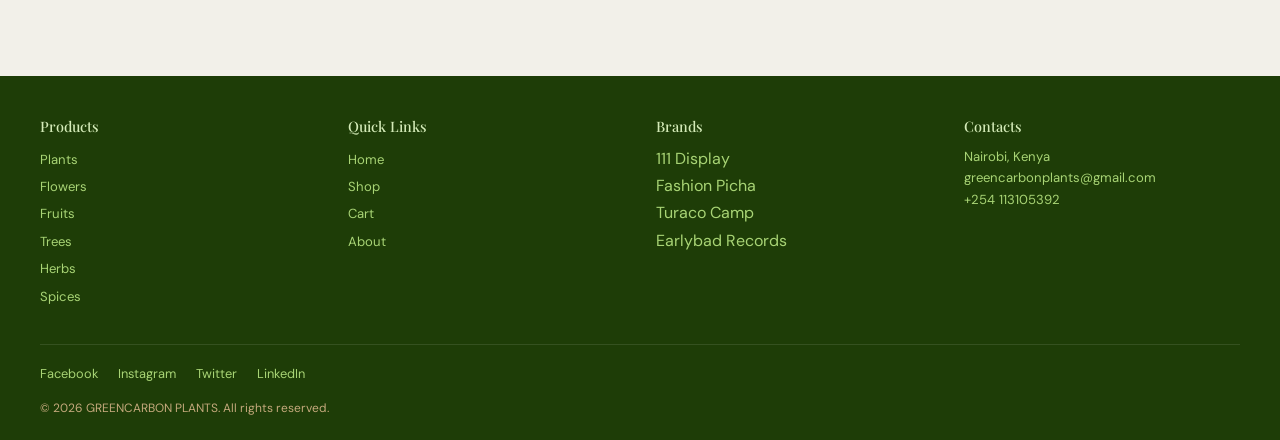
<file: shop.html>
<!DOCTYPE html>
<html lang="en">
<head>
  <meta charset="UTF-8">
  <meta name="viewport" content="width=device-width, initial-scale=1.0">
  <title>Shop | GreenCarbon Plants</title>
  <link rel="preconnect" href="https://fonts.googleapis.com">
  <link rel="preconnect" href="https://fonts.gstatic.com" crossorigin>
  <link href="https://fonts.googleapis.com/css2?family=Playfair+Display:wght@400;500;600&family=DM+Sans:wght@300;400;500&display=swap" rel="stylesheet">

  <style>
/* ═══════════════════════════════════════════════════════════════
   DESIGN SYSTEM
═══════════════════════════════════════════════════════════════ */
:root {
  --green-50:  #f0f7ec;
  --green-100: #d4ebb8;
  --green-200: #a8d475;
  --green-400: #639922;
  --green-600: #3b6d11;
  --green-800: #1e3d07;
  --bark-200:  #c4a97c;
  --bark-400:  #8b6f47;
  --bark-600:  #5c4728;
  --soil-50:   #fafaf7;
  --soil-100:  #f2f0e9;
  --soil-200:  #e8e4d8;
  --soil-400:  #b8b49f;
  --radius-sm: 8px;
  --radius-md: 14px;
  --radius-lg: 20px;
  --shadow-card: 0 2px 12px rgba(30,61,7,0.07), 0 1px 3px rgba(30,61,7,0.05);
  --shadow-hover: 0 8px 28px rgba(30,61,7,0.14), 0 2px 6px rgba(30,61,7,0.07);
  --transition: all 0.25s cubic-bezier(0.4,0,0.2,1);
}
*, *::before, *::after { box-sizing: border-box; margin: 0; padding: 0; }
body { font-family: 'DM Sans', sans-serif; background: var(--soil-100); color: var(--green-800); min-height: 100vh; }
a { text-decoration: none; color: inherit; }
img { display: block; }
button { font-family: inherit; cursor: pointer; border: none; background: none; }

/* ─── NAVBAR ─────────────────────────────────────────────── */
.navbar {
  position: sticky;
  top: 0;
  z-index: 100;
  background: var(--green-800);
  display: flex;
  align-items: center;
  justify-content: space-between;
  padding: 0 2.5rem;
  height: 64px;
  box-shadow: 0 2px 16px rgba(17,33,4,0.25);
}
.logo {
  font-family: 'Playfair Display', serif;
  font-size: 1.15rem;
  font-weight: 600;
  letter-spacing: 0.08em;
  color: var(--green-100);
  text-decoration: none;
  transition: var(--transition);
}
.logo:hover { color: #fff; }
.nav-links {
  display: flex;
  align-items: center;
  gap: 2rem;
}
.nav-links a {
  font-size: 0.875rem;
  color: var(--green-200);
  letter-spacing: 0.04em;
  transition: var(--transition);
  position: relative;
  padding-bottom: 3px;
}
.nav-links a::after {
  content: '';
  position: absolute;
  bottom: 0; left: 50%;
  width: 0; height: 2px;
  background: var(--green-200);
  border-radius: 2px;
  transition: width 0.3s cubic-bezier(0.4,0,0.2,1), left 0.3s cubic-bezier(0.4,0,0.2,1);
}
.nav-links a:hover { color: #fff; transform: translateY(-1px); }
.nav-links a:hover::after { width: 100%; left: 0; background: #fff; }
.nav-links a.active { color: #fff; font-weight: 500; }
.nav-links a.active::after { width: 100%; left: 0; background: var(--green-200); }
.navbar-menu {
  display: flex;
  align-items: center;
  gap: 2rem;
}
.nav-toggle {
  display: none;
  flex-direction: column;
  justify-content: center;
  align-items: center;
  gap: 5px;
  width: 28px;
  height: 28px;
}
.nav-toggle span {
  display: block;
  width: 22px;
  height: 2px;
  background: var(--green-200);
  border-radius: 2px;
  transition: var(--transition);
}
.nav-toggle.open span:nth-child(1) { transform: translateY(7px) rotate(45deg); }
.nav-toggle.open span:nth-child(2) { opacity: 0; }
.nav-toggle.open span:nth-child(3) { transform: translateY(-7px) rotate(-45deg); }
.nav-cart-icon { position: relative; display: flex; align-items: center; }
.nav-cart-icon svg { width: 22px; height: 22px; stroke: var(--green-200); }

/* ─── NAV SEARCH ─────────────────────────────────────────── */
.nav-search { position: relative; display: flex; align-items: center; }
.nav-search-toggle {
  display: flex;
  align-items: center;
  justify-content: center;
  width: 24px;
  height: 24px;
  color: var(--green-200);
  transition: var(--transition);
}
.nav-search-toggle svg { width: 20px; height: 20px; }
.nav-search-toggle:hover,
.nav-search.open .nav-search-toggle { color: #fff; }
.nav-search-panel {
  position: absolute;
  top: calc(100% + 14px);
  right: 0;
  display: flex;
  align-items: center;
  background: #fff;
  border-radius: 50px;
  box-shadow: 0 10px 30px rgba(17,33,4,0.30);
  padding: 4px;
  width: 0;
  overflow: hidden;
  opacity: 0;
  pointer-events: none;
  transition: width 0.28s cubic-bezier(0.4,0,0.2,1), opacity 0.2s ease;
}
.nav-search.open .nav-search-panel {
  width: min(340px, 80vw);
  opacity: 1;
  pointer-events: auto;
}
.nav-search-panel input {
  flex: 1;
  min-width: 0;
  border: none;
  outline: none;
  background: transparent;
  font-family: inherit;
  font-size: 0.85rem;
  color: var(--green-800);
  padding: 0.55rem 0.5rem 0.55rem 0.95rem;
}
.nav-search-panel input::placeholder { color: var(--soil-400); }
.nav-search-go {
  flex-shrink: 0;
  width: 34px;
  height: 34px;
  border-radius: 50%;
  background: var(--green-600);
  color: #fff;
  display: flex;
  align-items: center;
  justify-content: center;
  transition: var(--transition);
}
.nav-search-go svg { width: 15px; height: 15px; }
.nav-search-go:hover { background: var(--green-800); }

.cart-badge {
  position: absolute;
  top: -7px; right: -8px;
  background: var(--green-200);
  color: var(--green-800);
  font-size: 0.65rem;
  font-weight: 700;
  width: 18px; height: 18px;
  border-radius: 50%;
  display: none;
  align-items: center;
  justify-content: center;
}

/* ─── SHOP BANNER ────────────────────────────────────────── */
.shop-banner {
  /* ivy photo on the bottom, translucent green wash on top of it.
     Lower the 0.72 alpha to reveal more ivy, raise it for safer text contrast. */
  background-color: var(--green-800); /* fallback while image loads */
  background-image:
    linear-gradient(rgba(30, 61, 7, 0.72), rgba(30, 61, 7, 0.78)),
    url("images/ivy.png");
  background-size: cover;
  background-position: center;
  background-repeat: no-repeat;
  padding: 1.75rem 2.5rem 1.5rem;
  text-align: center;
  border-bottom: 2px solid var(--green-600);
}
.shop-banner h1 {
  font-family: 'Playfair Display', serif;
  font-size: 1.9rem;
  font-weight: 500;
  color: var(--green-100);
  line-height: 1.2;
  margin-bottom: 0.35rem;
}
.shop-banner p {
  font-size: 0.875rem;
  color: var(--green-200);
  max-width: 440px;
  margin: 0 auto 1.25rem;
}
.category-pills { display: flex; justify-content: center; flex-wrap: wrap; gap: 0.5rem; }
.category-pills a {
  background: rgba(255,255,255,0.07);
  color: var(--green-200);
  font-size: 0.78rem;
  font-weight: 500;
  letter-spacing: 0.06em;
  text-transform: uppercase;
  padding: 0.35rem 1rem;
  border-radius: 50px;
  border: 1px solid rgba(255,255,255,0.1);
  transition: var(--transition);
}
.category-pills a:hover { background: var(--green-600); color: #fff; border-color: var(--green-600); }

/* ─── MAIN ───────────────────────────────────────────────── */
.shop-main {
  max-width: 1180px;
  margin: 0 auto;
  padding: 2rem 1.5rem 3.5rem;
}

/* ─── SECTION HEADING ────────────────────────────────────── */
.product-section {
  margin-bottom: 2.5rem;
  /* offset in-page anchor jumps so the heading/first product clear
     the 64px sticky navbar instead of hiding under it */
  scroll-margin-top: 84px;
}

.section-heading {
  display: flex;
  align-items: center;
  gap: 1rem;
  margin-bottom: 1.25rem;
  padding-top: 0.25rem;
}
.section-heading h2 {
  font-family: 'Playfair Display', serif;
  font-size: 1.35rem;
  font-weight: 500;
  color: var(--green-800);
  white-space: nowrap;
}
.section-heading-line {
  flex: 1;
  height: 1px;
  background: var(--soil-200);
}
.section-count {
  font-size: 0.75rem;
  color: var(--bark-400);
  background: var(--soil-200);
  padding: 0.18rem 0.6rem;
  border-radius: 20px;
  white-space: nowrap;
}

/* ─── CAROUSEL ───────────────────────────────────────────── */
.carousel-wrapper {
  position: relative;
}

.product-grid {
  display: flex;
  gap: 1.25rem;
  overflow-x: auto;
  scroll-snap-type: x mandatory;
  scroll-behavior: smooth;
  -webkit-overflow-scrolling: touch;
  scrollbar-width: none;
  -ms-overflow-style: none;
  cursor: grab;
  padding: 10px 3px 16px;
  margin: -10px -3px -16px;
}
.product-grid::-webkit-scrollbar { display: none; }
.product-grid.dragging { cursor: grabbing; scroll-snap-type: none; scroll-behavior: auto; user-select: none; }
.product-grid.dragging .product-img-wrap img { pointer-events: none; }
.product-grid img { -webkit-user-drag: none; user-drag: none; }

/* ─── PRODUCT CARD ───────────────────────────────────────── */
.product {
  background: #fff;
  border-radius: var(--radius-lg);
  box-shadow: var(--shadow-card);
  overflow: hidden;
  display: flex;
  flex-direction: column;
  transition: var(--transition);
  flex-shrink: 0;
  scroll-snap-align: start;
  scroll-snap-stop: always;
  width: calc((100% - 2.5rem) / 3);
}
@media (max-width: 860px) {
  .product { width: calc((100% - 1.25rem) / 2); }
}
@media (max-width: 540px) {
  .product { width: 100%; scroll-snap-align: center; }
}
.product:hover { box-shadow: var(--shadow-hover); transform: translateY(-4px); }

.product-img-wrap {
  overflow: hidden;
  aspect-ratio: 4/3;
  background: var(--green-50);
}
.product-img-wrap img {
  width: 100%; height: 100%;
  object-fit: cover;
  transition: transform 0.45s cubic-bezier(0.4,0,0.2,1);
}
.product:hover .product-img-wrap img { transform: scale(1.07); }

.product-body {
  padding: 0.9rem 1.1rem 1.1rem;
  display: flex;
  flex-direction: column;
  flex: 1;
}
.product-name {
  font-family: 'Playfair Display', serif;
  font-size: 0.95rem;
  font-weight: 500;
  color: var(--green-800);
  margin-bottom: 0.3rem;
  transition: var(--transition);
  display: block;
}
.product-name:hover { color: var(--green-600); }
.desc {
  font-size: 0.8rem;
  color: var(--bark-400);
  line-height: 1.5;
  margin-bottom: 0.85rem;
  flex: 1;
}
.price-cart {
  display: flex;
  align-items: center;
  justify-content: space-between;
  gap: 0.5rem;
  margin-top: auto;
}
.price {
  font-family: 'Playfair Display', serif;
  font-size: 1rem;
  font-weight: 600;
  color: var(--green-600);
}
.add-to-cart {
  background: var(--green-600);
  color: #fff;
  font-size: 0.75rem;
  font-weight: 500;
  padding: 0.42rem 0.85rem;
  border-radius: 50px;
  transition: var(--transition);
  white-space: nowrap;
  letter-spacing: 0.02em;
}
.add-to-cart:hover { background: var(--green-800); transform: translateY(-1px); box-shadow: 0 4px 12px rgba(59,109,17,0.28); }
.add-to-cart.in-cart {
  background: #fff;
  color: var(--green-600);
  border: 1.5px solid var(--green-600);
  cursor: default;
  pointer-events: none;
}

/* ─── CAROUSEL ARROWS ────────────────────────────────────── */
.carousel-arrow {
  position: absolute;
  top: 40%;
  transform: translateY(-50%);
  width: 38px; height: 38px;
  border-radius: 50%;
  background: #fff;
  box-shadow: var(--shadow-hover);
  display: flex;
  align-items: center;
  justify-content: center;
  color: var(--green-800);
  z-index: 5;
  transition: var(--transition);
}
.carousel-arrow:hover { background: var(--green-600); color: #fff; }
.carousel-arrow svg { width: 18px; height: 18px; }
.carousel-arrow.prev { left: -8px; }
.carousel-arrow.next { right: -8px; }
.carousel-arrow[disabled] { opacity: 0; pointer-events: none; }
@media (max-width: 640px) {
  .carousel-arrow { display: none; }
}

/* ─── DOTS ───────────────────────────────────────────────── */
.carousel-dots {
  display: flex;
  justify-content: center;
  gap: 6px;
  margin-top: 1rem;
}
.carousel-dot {
  width: 7px; height: 7px;
  padding: 7px;
  background-clip: content-box;
  border-radius: 50%;
  background: var(--soil-400);
  border: none;
  cursor: pointer;
  transition: var(--transition);
}
.carousel-dot.active { background: var(--green-600); }

/* ─── SEARCH RESULTS ─────────────────────────────────────── */
.search-results { margin-bottom: 2.5rem; scroll-margin-top: 84px; }
.results-grid { display: flex; flex-wrap: wrap; gap: 1.25rem; }
.no-results { font-size: 0.9rem; color: var(--bark-400); padding: 1.25rem 0; }
.no-results button {
  color: var(--green-600);
  font-size: inherit;
  text-decoration: underline;
  padding: 0;
}
body.search-active .product-section { display: none; }
body.search-active .shop-banner .category-pills { display: none; }

/* ─── FOOTER ─────────────────────────────────────────────── */
.site-footer {
  background: var(--green-800);
  color: var(--green-200);
  padding: 2.5rem 2.5rem 1.5rem;
}
.footer-columns {
  display: grid;
  grid-template-columns: repeat(4, 1fr);
  gap: 2rem;
  margin-bottom: 2rem;
}
@media (max-width: 700px) {
  .footer-columns { grid-template-columns: repeat(2, 1fr); }
}
.footer-column h4 {
  font-family: 'Playfair Display', serif;
  font-size: 0.9rem;
  font-weight: 500;
  color: var(--green-100);
  margin-bottom: 0.75rem;
}
.footer-column ul { list-style: none; }
.footer-column ul li { margin-bottom: 0.4rem; }
.footer-column a { font-size: 0.82rem; color: var(--green-200); transition: var(--transition); }
.footer-column a:hover { color: #fff; }
.footer-column p { font-size: 0.82rem; color: var(--green-200); margin-bottom: 0.3rem; }
.footer-social {
  display: flex;
  gap: 1.25rem;
  border-top: 1px solid rgba(255,255,255,0.1);
  padding-top: 1.25rem;
  margin-bottom: 1rem;
}
.footer-social a {
  font-size: 0.8rem;
  color: var(--green-200);
  transition: var(--transition);
  position: relative;
  padding-bottom: 2px;
}
.footer-social a::after {
  content: '';
  position: absolute;
  bottom: 0; left: 0;
  width: 0; height: 1px;
  background: #fff;
  transition: width 0.3s cubic-bezier(0.4,0,0.2,1);
}
.footer-social a:hover { color: #fff; }
.footer-social a:hover::after { width: 100%; }
.footer-copy { font-size: 0.75rem; color: var(--bark-200); }

/* ─── RESPONSIVE ─────────────────────────────────────────── */
@media (max-width: 640px) {
  .navbar { padding: 0 1.25rem; }
  .navbar-menu { gap: 1rem; }
  .nav-toggle { display: flex; }
  .nav-links {
    position: absolute;
    top: 64px;
    left: 0;
    right: 0;
    flex-direction: column;
    align-items: stretch;
    gap: 0;
    background: var(--green-800);
    max-height: 0;
    overflow: hidden;
    transition: max-height 0.3s cubic-bezier(0.4,0,0.2,1);
    box-shadow: 0 8px 16px rgba(17,33,4,0.25);
  }
  .nav-links.open { max-height: 260px; }
  .nav-links a {
    padding: 0.85rem 1.25rem;
    border-top: 1px solid rgba(255,255,255,0.08);
  }
  .nav-search { position: static; }
  .nav-search-panel { position: fixed; top: 72px; left: 16px; right: 16px; }
  .nav-search.open .nav-search-panel { width: auto; }
  .shop-banner { padding: 1.25rem 1.25rem 1.1rem; }
  .shop-banner h1 { font-size: 1.4rem; }
  .shop-main { padding: 1.5rem 1rem 2.5rem; }
}
  </style>
</head>
<body>

<!-- NAVBAR -->
<header class="navbar">
  <a href="index.html" class="logo">GREENCARBON PLANTS</a>
  <div class="navbar-menu">
    <nav class="nav-links" id="nav-links">
      <a href="index.html">Home</a>
      <a href="shop.html" class="active">Shop</a>
      <a href="cart.html">Cart</a>
      <a href="about.html">About</a>
    </nav>
    <div class="nav-search" id="nav-search">
      <button type="button" class="nav-search-toggle" id="nav-search-toggle" aria-label="Search products" aria-expanded="false" aria-controls="nav-search-panel">
        <svg viewBox="0 0 24 24" fill="none" stroke="currentColor" stroke-width="1.9" stroke-linecap="round" stroke-linejoin="round" aria-hidden="true">
          <circle cx="11" cy="11" r="7"/><line x1="20" y1="20" x2="16.65" y2="16.65"/>
        </svg>
      </button>
      <form class="nav-search-panel" id="nav-search-panel" action="shop.html" method="get" role="search">
        <input type="search" name="q" id="nav-search-input" placeholder="Search plants, flowers, trees…" aria-label="Search products" autocomplete="off">
        <button type="submit" class="nav-search-go" aria-label="Search">
          <svg viewBox="0 0 24 24" fill="none" stroke="currentColor" stroke-width="2" stroke-linecap="round" stroke-linejoin="round" aria-hidden="true">
            <circle cx="11" cy="11" r="7"/><line x1="20" y1="20" x2="16.65" y2="16.65"/>
          </svg>
        </button>
      </form>
    </div>
    <a href="cart.html" class="nav-cart-icon" aria-label="Cart">
      <svg viewBox="0 0 24 24" fill="none" stroke-width="1.75" stroke-linecap="round" stroke-linejoin="round">
        <path d="M6 2L3 6v14a2 2 0 002 2h14a2 2 0 002-2V6l-3-4z"/>
        <line x1="3" y1="6" x2="21" y2="6"/>
        <path d="M16 10a4 4 0 01-8 0"/>
      </svg>
      <span class="cart-badge" id="nav-cart-count">0</span>
    </a>
    <button class="nav-toggle" id="nav-toggle" aria-label="Toggle menu" aria-expanded="false" aria-controls="nav-links">
      <span></span><span></span><span></span>
    </button>
  </div>
</header>

<!-- SHOP BANNER -->
<div class="shop-banner">
  <h1>Our Products</h1>
  <p>Explore our curated collection of plants, flowers, fruits, trees, herbs and spices for a greener home.</p>
  <nav class="category-pills">
    <a href="#plants">Plants</a>
    <a href="#flowers">Flowers</a>
    <a href="#fruits">Fruits</a>
    <a href="#trees">Trees</a>
    <a href="#herbs">Herbs</a>
    <a href="#spices">Spices</a>
  </nav>
</div>

<main class="shop-main">

  <!-- SEARCH RESULTS (populated by the product-search script when a query is active) -->
  <section class="search-results" id="search-results" hidden>
    <div class="section-heading">
      <h2 id="search-results-title">Search results</h2>
      <div class="section-heading-line"></div>
      <span class="section-count" id="search-results-count">0 items</span>
    </div>
    <div class="results-grid" id="results-grid"></div>
    <p class="no-results" id="no-results" hidden>
      No products match your search — try “rose”, “tree” or “herb”.
      <button type="button" id="clear-search">Clear search</button>
    </p>
  </section>

  <!-- PLANTS -->
  <section class="product-section" id="plants">
    <div class="section-heading">
      <h2>Plants</h2>
      <div class="section-heading-line"></div>
      <span class="section-count">3 items</span>
    </div>
    <div class="carousel-wrapper" id="carousel-plants">
      <div class="product-grid" id="grid-plants">
        <div class="product">
          <a href="product.html?id=snake-plant" class="product-img-wrap"><img src="images/plant1.jpg" alt="Snake Plant"></a>
          <div class="product-body">
            <a href="product.html?id=snake-plant" class="product-name">Snake Plant</a>
            <p class="desc">Low-maintenance indoor plant that purifies air.</p>
            <div class="price-cart">
              <p class="price">Ksh 1,200</p>
              <button class="add-to-cart" data-name="Snake Plant" data-price="1200" data-image="images/plant1.jpg">Add to Cart</button>
            </div>
          </div>
        </div>
        <div class="product">
          <a href="product.html?id=aloe-vera" class="product-img-wrap"><img src="images/plant2.jpg" alt="Aloe Vera"></a>
          <div class="product-body">
            <a href="product.html?id=aloe-vera" class="product-name">Aloe Vera</a>
            <p class="desc">Medicinal plant ideal for home use.</p>
            <div class="price-cart">
              <p class="price">Ksh 900</p>
              <button class="add-to-cart" data-name="Aloe Vera" data-price="900" data-image="images/plant2.jpg">Add to Cart</button>
            </div>
          </div>
        </div>
        <div class="product">
          <a href="product.html?id=succulents" class="product-img-wrap"><img src="images/plant3.jpg" alt="Succulents"></a>
          <div class="product-body">
            <a href="product.html?id=succulents" class="product-name">Succulents</a>
            <p class="desc">Elegant indoor plant collection.</p>
            <div class="price-cart">
              <p class="price">Ksh 1,500</p>
              <button class="add-to-cart" data-name="Succulents" data-price="1500" data-image="images/plant3.jpg">Add to Cart</button>
            </div>
          </div>
        </div>
      </div>
    </div>
    <div class="carousel-dots" id="dots-plants"></div>
  </section>

  <!-- FLOWERS -->
  <section class="product-section" id="flowers">
    <div class="section-heading">
      <h2>Flowers</h2>
      <div class="section-heading-line"></div>
      <span class="section-count">3 items</span>
    </div>
    <div class="carousel-wrapper" id="carousel-flowers">
      <div class="product-grid" id="grid-flowers">
        <div class="product">
          <a href="product.html?id=roses" class="product-img-wrap"><img src="images/flower1.jpg" alt="Roses"></a>
          <div class="product-body">
            <a href="product.html?id=roses" class="product-name">Roses</a>
            <p class="desc">Classic flowers symbolizing love and beauty.</p>
            <div class="price-cart">
              <p class="price">Ksh 800</p>
              <button class="add-to-cart" data-name="Roses" data-price="800" data-image="images/flower1.jpg">Add to Cart</button>
            </div>
          </div>
        </div>
        <div class="product">
          <a href="product.html?id=tulips" class="product-img-wrap"><img src="images/flower2.jpg" alt="Tulips"></a>
          <div class="product-body">
            <a href="product.html?id=tulips" class="product-name">Tulips</a>
            <p class="desc">Bright and cheerful seasonal flowers.</p>
            <div class="price-cart">
              <p class="price">Ksh 950</p>
              <button class="add-to-cart" data-name="Tulips" data-price="950" data-image="images/flower2.jpg">Add to Cart</button>
            </div>
          </div>
        </div>
        <div class="product">
          <a href="product.html?id=sunflowers" class="product-img-wrap"><img src="images/flower3.jpg" alt="Sunflowers"></a>
          <div class="product-body">
            <a href="product.html?id=sunflowers" class="product-name">Sunflowers</a>
            <p class="desc">Tall, vibrant flowers that thrive in full sunlight.</p>
            <div class="price-cart">
              <p class="price">Ksh 700</p>
              <button class="add-to-cart" data-name="Sunflowers" data-price="700" data-image="images/flower3.jpg">Add to Cart</button>
            </div>
          </div>
        </div>
      </div>
    </div>
    <div class="carousel-dots" id="dots-flowers"></div>
  </section>

  <!-- FRUITS -->
  <section class="product-section" id="fruits">
    <div class="section-heading">
      <h2>Fruits</h2>
      <div class="section-heading-line"></div>
      <span class="section-count">3 items</span>
    </div>
    <div class="carousel-wrapper" id="carousel-fruits">
      <div class="product-grid" id="grid-fruits">
        <div class="product">
          <a href="product.html?id=mango-tree" class="product-img-wrap"><img src="images/fruit1.jpg" alt="Mango Tree"></a>
          <div class="product-body">
            <a href="product.html?id=mango-tree" class="product-name">Mango Tree</a>
            <p class="desc">Produces sweet tropical mangoes ideal for home gardens.</p>
            <div class="price-cart">
              <p class="price">Ksh 2,500</p>
              <button class="add-to-cart" data-name="Mango Tree" data-price="2500" data-image="images/fruit1.jpg">Add to Cart</button>
            </div>
          </div>
        </div>
        <div class="product">
          <a href="product.html?id=lemon-tree" class="product-img-wrap"><img src="images/fruit2.jpg" alt="Lemon Tree"></a>
          <div class="product-body">
            <a href="product.html?id=lemon-tree" class="product-name">Lemon Tree</a>
            <p class="desc">Perfect for fresh lemons and natural home use.</p>
            <div class="price-cart">
              <p class="price">Ksh 2,000</p>
              <button class="add-to-cart" data-name="Lemon Tree" data-price="2000" data-image="images/fruit2.jpg">Add to Cart</button>
            </div>
          </div>
        </div>
        <div class="product">
          <a href="product.html?id=avocado-tree" class="product-img-wrap"><img src="images/fruit3.jpg" alt="Avocado Tree"></a>
          <div class="product-body">
            <a href="product.html?id=avocado-tree" class="product-name">Avocado Tree</a>
            <p class="desc">Nutritious fruit tree suitable for outdoor cultivation.</p>
            <div class="price-cart">
              <p class="price">Ksh 3,000</p>
              <button class="add-to-cart" data-name="Avocado Tree" data-price="3000" data-image="images/fruit3.jpg">Add to Cart</button>
            </div>
          </div>
        </div>
      </div>
    </div>
    <div class="carousel-dots" id="dots-fruits"></div>
  </section>

  <!-- TREES -->
  <section class="product-section" id="trees">
    <div class="section-heading">
      <h2>Trees</h2>
      <div class="section-heading-line"></div>
      <span class="section-count">3 items</span>
    </div>
    <div class="carousel-wrapper" id="carousel-trees">
      <div class="product-grid" id="grid-trees">
        <div class="product">
          <a href="product.html?id=grevillea-tree" class="product-img-wrap"><img src="images/tree1.jpg" alt="Grevillea Tree"></a>
          <div class="product-body">
            <a href="product.html?id=grevillea-tree" class="product-name">Grevillea Tree</a>
            <p class="desc">Decorative outdoor tree ideal for tropical landscapes.</p>
            <div class="price-cart">
              <p class="price">Ksh 4,000</p>
              <button class="add-to-cart" data-name="Grevillea Tree" data-price="4000" data-image="images/tree1.jpg">Add to Cart</button>
            </div>
          </div>
        </div>
        <div class="product">
          <a href="product.html?id=cypress-tree" class="product-img-wrap"><img src="images/tree2.jpg" alt="Cypress Tree"></a>
          <div class="product-body">
            <a href="product.html?id=cypress-tree" class="product-name">Cypress Tree</a>
            <p class="desc">Evergreen tree perfect for fencing, privacy, and shade.</p>
            <div class="price-cart">
              <p class="price">Ksh 3,500</p>
              <button class="add-to-cart" data-name="Cypress Tree" data-price="3500" data-image="images/tree2.jpg">Add to Cart</button>
            </div>
          </div>
        </div>
        <div class="product">
          <a href="product.html?id=jacaranda" class="product-img-wrap"><img src="images/tree3.jpg" alt="Jacaranda"></a>
          <div class="product-body">
            <a href="product.html?id=jacaranda" class="product-name">Jacaranda</a>
            <p class="desc">Beautiful flowering shade tree known for its vibrant purple blooms.</p>
            <div class="price-cart">
              <p class="price">Ksh 5,000</p>
              <button class="add-to-cart" data-name="Jacaranda" data-price="5000" data-image="images/tree3.jpg">Add to Cart</button>
            </div>
          </div>
        </div>
      </div>
    </div>
    <div class="carousel-dots" id="dots-trees"></div>
  </section>

  <!-- HERBS -->
  <section class="product-section" id="herbs">
    <div class="section-heading">
      <h2>Herbs</h2>
      <div class="section-heading-line"></div>
      <span class="section-count">3 items</span>
    </div>
    <div class="carousel-wrapper" id="carousel-herbs">
      <div class="product-grid" id="grid-herbs">
        <div class="product">
          <a href="product.html?id=mint" class="product-img-wrap"><img src="images/herb1.png" alt="Mint"></a>
          <div class="product-body">
            <a href="product.html?id=mint" class="product-name">Mint</a>
            <p class="desc">Fast-growing culinary herb for teas and cooking.</p>
            <div class="price-cart">
              <p class="price">Ksh 350</p>
              <button class="add-to-cart" data-name="Mint" data-price="350" data-image="images/herb1.png">Add to Cart</button>
            </div>
          </div>
        </div>
        <div class="product">
          <a href="product.html?id=rosemary" class="product-img-wrap"><img src="images/herb2.png" alt="Rosemary"></a>
          <div class="product-body">
            <a href="product.html?id=rosemary" class="product-name">Rosemary</a>
            <p class="desc">Fragrant evergreen herb that thrives in pots.</p>
            <div class="price-cart">
              <p class="price">Ksh 450</p>
              <button class="add-to-cart" data-name="Rosemary" data-price="450" data-image="images/herb2.png">Add to Cart</button>
            </div>
          </div>
        </div>
        <div class="product">
          <a href="product.html?id=lemon-grass" class="product-img-wrap"><img src="images/herb3.png" alt="Lemon Grass"></a>
          <div class="product-body">
            <a href="product.html?id=lemon-grass" class="product-name">Lemon Grass</a>
            <p class="desc">Citrus-scented grass used in teas and curries.</p>
            <div class="price-cart">
              <p class="price">Ksh 400</p>
              <button class="add-to-cart" data-name="Lemon Grass" data-price="400" data-image="images/herb3.png">Add to Cart</button>
            </div>
          </div>
        </div>
      </div>
    </div>
    <div class="carousel-dots" id="dots-herbs"></div>
  </section>

  <!-- SPICES -->
  <section class="product-section" id="spices">
    <div class="section-heading">
      <h2>Spices</h2>
      <div class="section-heading-line"></div>
      <span class="section-count">3 items</span>
    </div>
    <div class="carousel-wrapper" id="carousel-spices">
      <div class="product-grid" id="grid-spices">
        <div class="product">
          <a href="product.html?id=cinnamon" class="product-img-wrap"><img src="images/spice1.png" alt="Cinnamon"></a>
          <div class="product-body">
            <a href="product.html?id=cinnamon" class="product-name">Cinnamon</a>
            <p class="desc">Sweet, warming bark spice for drinks and baking.</p>
            <div class="price-cart">
              <p class="price">Ksh 600</p>
              <button class="add-to-cart" data-name="Cinnamon" data-price="600" data-image="images/spice1.png">Add to Cart</button>
            </div>
          </div>
        </div>
        <div class="product">
          <a href="product.html?id=black-pepper" class="product-img-wrap"><img src="images/spice2.png" alt="Black Pepper"></a>
          <div class="product-body">
            <a href="product.html?id=black-pepper" class="product-name">Black Pepper</a>
            <p class="desc">Climbing vine yielding sharp, aromatic peppercorns.</p>
            <div class="price-cart">
              <p class="price">Ksh 750</p>
              <button class="add-to-cart" data-name="Black Pepper" data-price="750" data-image="images/spice2.png">Add to Cart</button>
            </div>
          </div>
        </div>
        <div class="product">
          <a href="product.html?id=fennel" class="product-img-wrap"><img src="images/spice3.png" alt="Fennel"></a>
          <div class="product-body">
            <a href="product.html?id=fennel" class="product-name">Fennel</a>
            <p class="desc">Aromatic seeds and crisp bulbs with an anise note.</p>
            <div class="price-cart">
              <p class="price">Ksh 500</p>
              <button class="add-to-cart" data-name="Fennel" data-price="500" data-image="images/spice3.png">Add to Cart</button>
            </div>
          </div>
        </div>
      </div>
    </div>
    <div class="carousel-dots" id="dots-spices"></div>
  </section>

</main>

<!-- FOOTER -->
<footer class="site-footer">
  <div class="footer-columns">
    <div class="footer-column"><h4>Products</h4><ul><li><a href="#plants">Plants</a></li><li><a href="#flowers">Flowers</a></li><li><a href="#fruits">Fruits</a></li><li><a href="#trees">Trees</a></li><li><a href="#herbs">Herbs</a></li><li><a href="#spices">Spices</a></li></ul></div>
    <div class="footer-column"><h4>Quick Links</h4><ul><li><a href="index.html">Home</a></li><li><a href="shop.html">Shop</a></li><li><a href="cart.html">Cart</a></li><li><a href="about.html">About</a></li></ul></div>
    <div class="footer-column"><h4>Brands</h4><ul><li>111 Display</li><li>Fashion Picha</li><li>Turaco Camp</li><li>Earlybad Records</li></ul></div>
    <div class="footer-column"><h4>Contacts</h4><p>Nairobi, Kenya</p><p>greencarbonplants@gmail.com</p><p>+254 113105392</p></div>
  </div>
  <div class="footer-social"><a href="#">Facebook</a><a href="#">Instagram</a><a href="#">Twitter</a><a href="#">LinkedIn</a></div>
  <div class="footer-copy">© 2026 GREENCARBON PLANTS. All rights reserved.</div>
</footer>

<!-- WhatsApp floating action button -->
<a class="whatsapp-fab" href="https://wa.me/254711111111" target="_blank" rel="noopener"
   aria-label="Chat with us on WhatsApp" title="Chat with us on WhatsApp">
  <svg viewBox="0 0 32 32" width="30" height="30" aria-hidden="true" focusable="false">
    <path fill="currentColor" d="M16.004 3.2c-7.06 0-12.8 5.74-12.8 12.8 0 2.257.59 4.46 1.71 6.4L3.2 28.8l6.57-1.72a12.76 12.76 0 0 0 6.234 1.588h.005c7.06 0 12.8-5.74 12.8-12.8 0-3.42-1.332-6.635-3.75-9.052A12.72 12.72 0 0 0 16.004 3.2zm0 2.133c2.848 0 5.524 1.11 7.537 3.124a10.58 10.58 0 0 1 3.126 7.53c0 5.884-4.786 10.667-10.668 10.667h-.004a10.62 10.62 0 0 1-5.41-1.48l-.388-.23-3.898 1.02 1.04-3.8-.253-.4a10.6 10.6 0 0 1-1.625-5.667c.002-5.883 4.786-10.667 10.668-10.667zm-4.24 4.6c-.2 0-.525.075-.8.375-.276.3-1.05 1.026-1.05 2.5 0 1.475 1.075 2.9 1.225 3.1.15.2 2.115 3.23 5.125 4.53.714.308 1.27.492 1.704.63.716.228 1.368.196 1.883.118.574-.086 1.767-.722 2.016-1.42.25-.7.25-1.3.175-1.424-.075-.126-.275-.2-.575-.35-.3-.15-1.767-.872-2.04-.972-.274-.1-.474-.15-.674.15-.2.3-.774.97-.95 1.17-.174.2-.35.226-.65.076-.3-.15-1.264-.466-2.408-1.486-.89-.794-1.49-1.774-1.666-2.074-.174-.3-.02-.462.13-.612.136-.135.3-.35.45-.526.15-.174.2-.3.3-.5.1-.2.05-.375-.025-.525-.075-.15-.674-1.626-.924-2.226-.243-.585-.49-.505-.674-.514-.174-.008-.374-.01-.574-.01z"/>
  </svg>
</a>
<style>
  .whatsapp-fab{
    position:fixed;
    right:20px;
    bottom:20px;
    width:56px;
    height:56px;
    border-radius:50%;
    background:#25D366;
    color:#fff;
    display:flex;
    align-items:center;
    justify-content:center;
    box-shadow:0 4px 16px rgba(0,0,0,.25);
    z-index:1000;
    text-decoration:none;
    transition:transform .15s ease, box-shadow .15s ease;
  }
  .whatsapp-fab:hover{ transform:scale(1.06); box-shadow:0 6px 22px rgba(0,0,0,.32); }
  .whatsapp-fab:focus-visible{ outline:3px solid rgba(37,211,102,.5); outline-offset:3px; }
  @media (max-width:600px){
    .whatsapp-fab{ width:52px; height:52px; right:16px; bottom:16px; }
  }
</style>

<script>
  /* ── NAV TOGGLE ───────────────────────────────────────── */
  (function () {
    const toggle = document.getElementById("nav-toggle");
    const links  = document.getElementById("nav-links");
    if (!toggle || !links) return;
    toggle.addEventListener("click", () => {
      const open = links.classList.toggle("open");
      toggle.classList.toggle("open", open);
      toggle.setAttribute("aria-expanded", open ? "true" : "false");
    });
    links.querySelectorAll("a").forEach(a => {
      a.addEventListener("click", () => {
        links.classList.remove("open");
        toggle.classList.remove("open");
        toggle.setAttribute("aria-expanded", "false");
      });
    });
  })();

  /* ── NAV SEARCH TOGGLE ────────────────────────────────── */
  (function () {
    const wrap  = document.getElementById("nav-search");
    const btn   = document.getElementById("nav-search-toggle");
    const input = document.getElementById("nav-search-input");
    const links = document.getElementById("nav-links");
    if (!wrap || !btn) return;
    function close() {
      wrap.classList.remove("open");
      btn.setAttribute("aria-expanded", "false");
    }
    btn.addEventListener("click", e => {
      e.stopPropagation();
      const open = wrap.classList.toggle("open");
      btn.setAttribute("aria-expanded", open ? "true" : "false");
      if (open) {
        if (links) links.classList.remove("open");
        setTimeout(() => input && input.focus(), 80);
      }
    });
    document.addEventListener("click", e => {
      if (wrap.classList.contains("open") && !wrap.contains(e.target)) close();
    });
    document.addEventListener("keydown", e => {
      if (e.key === "Escape" && wrap.classList.contains("open")) { close(); btn.focus(); }
    });
  })();

  /* ── CART ─────────────────────────────────────────────── */
  function getCart() { return JSON.parse(localStorage.getItem("cart")) || []; }

  function updateBadge() {
    const total = getCart().reduce((s, i) => s + i.quantity, 0);
    const badge = document.getElementById("nav-cart-count");
    badge.textContent   = total;
    badge.style.display = total > 0 ? "flex" : "none";
  }

  function syncButtons() {
    const cart = getCart();
    document.querySelectorAll(".add-to-cart").forEach(btn => {
      const inCart = cart.some(i => i.name === btn.dataset.name);
      btn.textContent      = inCart ? "Added ✓" : "Add to Cart";
      btn.disabled         = inCart;
      btn.classList.toggle("in-cart", inCart);
    });
  }

  document.querySelectorAll(".add-to-cart").forEach(btn => {
    btn.addEventListener("click", function () {
      if (this.disabled) return;
      const { name, price, image } = this.dataset;
      let cart = getCart();
      const existing = cart.find(i => i.name === name);
      if (existing) existing.quantity += 1;
      else cart.push({ name, price: Number(price), image, quantity: 1 });
      localStorage.setItem("cart", JSON.stringify(cart));
      updateBadge();
      syncButtons();
    });
  });

  updateBadge();
  syncButtons();
  window.addEventListener("storage", () => { updateBadge(); syncButtons(); });

  /* ── CAROUSEL ─────────────────────────────────────────── */
  function initCarousel(id) {
    const wrapper = document.getElementById("carousel-" + id);
    const grid    = document.getElementById("grid-" + id);
    const dotsEl  = document.getElementById("dots-" + id);
    const items   = [...grid.querySelectorAll(".product")];

    /* prev/next arrow buttons */
    const prevBtn = document.createElement("button");
    prevBtn.className = "carousel-arrow prev";
    prevBtn.setAttribute("aria-label", "Previous products");
    prevBtn.innerHTML = '<svg viewBox="0 0 24 24" fill="none" stroke="currentColor" stroke-width="2" stroke-linecap="round" stroke-linejoin="round"><path d="M15 18l-6-6 6-6"/></svg>';
    const nextBtn = document.createElement("button");
    nextBtn.className = "carousel-arrow next";
    nextBtn.setAttribute("aria-label", "Next products");
    nextBtn.innerHTML = '<svg viewBox="0 0 24 24" fill="none" stroke="currentColor" stroke-width="2" stroke-linecap="round" stroke-linejoin="round"><path d="M9 18l6-6-6-6"/></svg>';
    wrapper.appendChild(prevBtn);
    wrapper.appendChild(nextBtn);

    function perPage() {
      if (window.innerWidth <= 540) return 1;
      if (window.innerWidth <= 860) return 2;
      return 3;
    }

    function pages() { return Math.ceil(items.length / perPage()); }

    /* on the single-card mobile view, cards snap centered (see .product
       scroll-snap-align in CSS), so scroll targets must aim for the
       card's center instead of its left edge */
    function alignTarget(el) {
      if (perPage() === 1) {
        return el.offsetLeft + el.offsetWidth / 2 - grid.clientWidth / 2;
      }
      return el.offsetLeft;
    }

    function nearestIndex() {
      if (!items.length) return 0;
      const centered = perPage() === 1;
      const ref = centered ? grid.scrollLeft + grid.clientWidth / 2 : grid.scrollLeft;
      let closest = 0, closestDist = Infinity;
      items.forEach((el, i) => {
        const pos = centered ? el.offsetLeft + el.offsetWidth / 2 : el.offsetLeft;
        const dist = Math.abs(pos - ref);
        if (dist < closestDist) { closestDist = dist; closest = i; }
      });
      return closest;
    }

    function currentPage() {
      return Math.floor(nearestIndex() / perPage());
    }

    function snapToNearest() {
      const target = items[nearestIndex()];
      if (target) grid.scrollTo({ left: alignTarget(target), behavior: "smooth" });
    }

    function buildDots() {
      dotsEl.innerHTML = "";
      const n = pages();
      dotsEl.style.display = n > 1 ? "flex" : "none";
      for (let i = 0; i < n; i++) {
        const d = document.createElement("button");
        d.className = "carousel-dot";
        d.setAttribute("aria-label", "Slide " + (i + 1));
        d.addEventListener("click", () => goTo(i));
        dotsEl.appendChild(d);
      }
    }

    function syncControls() {
      const page = currentPage();
      dotsEl.querySelectorAll(".carousel-dot")
        .forEach((d, i) => d.classList.toggle("active", i === page));
      prevBtn.disabled = grid.scrollLeft <= 4;
      nextBtn.disabled = grid.scrollLeft >= grid.scrollWidth - grid.clientWidth - 4;
    }

    function goTo(page) {
      const pp    = perPage();
      const index = Math.max(0, Math.min(page * pp, items.length - 1));
      const target = items[index];
      if (target) grid.scrollTo({ left: alignTarget(target), behavior: "smooth" });
    }

    prevBtn.addEventListener("click", () => goTo(currentPage() - 1));
    nextBtn.addEventListener("click", () => goTo(currentPage() + 1));

    let scrollTimer = null;
    grid.addEventListener("scroll", () => {
      clearTimeout(scrollTimer);
      scrollTimer = setTimeout(syncControls, 80);
    });

    /* mouse drag-to-scroll (touch already scrolls natively) */
    let isDown = false, dragged = false, startX = 0, startScroll = 0;
    grid.addEventListener("mousedown", e => {
      isDown = true; dragged = false;
      startX = e.pageX; startScroll = grid.scrollLeft;
      grid.classList.add("dragging");
    });
    window.addEventListener("mousemove", e => {
      if (!isDown) return;
      e.preventDefault();
      const walk = e.pageX - startX;
      if (Math.abs(walk) > 5) dragged = true;
      grid.scrollLeft = startScroll - walk;
    });
    window.addEventListener("mouseup", () => {
      if (!isDown) return;
      isDown = false;
      grid.classList.remove("dragging");
      if (dragged) snapToNearest();
      syncControls();
    });
    grid.addEventListener("click", e => {
      if (dragged) { e.preventDefault(); e.stopPropagation(); dragged = false; }
    }, true);

    function init() { buildDots(); syncControls(); }
    init();
    window.addEventListener("resize", () => { buildDots(); syncControls(); });
  }

  ["plants", "flowers", "fruits", "trees", "herbs", "spices"].forEach(initCarousel);

  /* ── PRODUCT SEARCH ───────────────────────────────────── */
  (function () {
    const form     = document.getElementById("nav-search-panel");
    const input    = document.getElementById("nav-search-input");
    const wrap     = document.getElementById("nav-search");
    const toggle   = document.getElementById("nav-search-toggle");
    const section  = document.getElementById("search-results");
    const grid     = document.getElementById("results-grid");
    const titleEl  = document.getElementById("search-results-title");
    const countEl  = document.getElementById("search-results-count");
    const noneEl    = document.getElementById("no-results");
    const clearBtn = document.getElementById("clear-search");
    if (!form || !section) return;

    /* snapshot every product card in document order, with its home carousel
       grid and a lowercased blob of name + description + category to match on */
    const cards = [...document.querySelectorAll(".product-grid .product")].map(el => {
      const name = el.querySelector(".product-name") ? el.querySelector(".product-name").textContent : "";
      const desc = el.querySelector(".desc") ? el.querySelector(".desc").textContent : "";
      const sect = el.closest(".product-section");
      const cat  = sect && sect.querySelector("h2") ? sect.querySelector("h2").textContent : "";
      return { el, home: el.parentElement, text: (name + " " + desc + " " + cat).toLowerCase() };
    });

    /* cards[] is in document order and grouped by grid, so re-appending in
       order rebuilds each carousel exactly as authored */
    function restore() { cards.forEach(c => c.home.appendChild(c.el)); }

    function deactivate() {
      restore();
      document.body.classList.remove("search-active");
      section.hidden = true;
      grid.textContent = "";
      noneEl.hidden = true;
      window.dispatchEvent(new Event("resize")); // let carousels recompute sizes
    }

    function clearSearch() {
      input.value = "";
      deactivate();
      history.replaceState(null, "", location.pathname);
      input.focus();
    }

    function runSearch(raw) {
      const query = raw.trim();
      if (!query) { deactivate(); history.replaceState(null, "", location.pathname); return; }
      const terms = query.toLowerCase().split(/\s+/);
      restore();
      grid.textContent = "";
      const matches = cards.filter(c => terms.every(t => c.text.includes(t)));
      matches.forEach(c => grid.appendChild(c.el));
      document.body.classList.add("search-active");
      section.hidden = false;
      titleEl.textContent = "Results for “" + query + "”";
      countEl.textContent = matches.length + (matches.length === 1 ? " item" : " items");
      noneEl.hidden = matches.length !== 0;
      if (typeof syncButtons === "function") syncButtons();
      history.replaceState(null, "", location.pathname + "?q=" + encodeURIComponent(query));
    }

    form.addEventListener("submit", e => { e.preventDefault(); runSearch(input.value); });
    input.addEventListener("input", () => runSearch(input.value));
    if (clearBtn) clearBtn.addEventListener("click", clearSearch);

    /* deep link, e.g. shop.html?q=roses (used by the search box on other pages) */
    const initial = new URLSearchParams(location.search).get("q");
    if (initial) {
      input.value = initial;
      wrap.classList.add("open");
      toggle.setAttribute("aria-expanded", "true");
      runSearch(initial);
      section.scrollIntoView({ block: "start" });
    }
  })();
</script>
</body>
</html>
</file>
<file: about.css>
:root {
  --green-50:  #f0f7ec;
  --green-100: #d4ebb8;
  --green-200: #a8d475;
  --green-400: #639922;
  --green-600: #3b6d11;
  --green-800: #1e3d07;
  --bark-200:  #c4a97c;
  --bark-400:  #8b6f47;
  --bark-600:  #5c4728;
  --soil-50:   #fafaf7;
  --soil-100:  #f2f0e9;
  --soil-200:  #e8e4d8;
  --soil-400:  #b8b49f;
  --radius-sm: 8px;
  --radius-md: 14px;
  --radius-lg: 20px;
  --shadow-card: 0 2px 12px rgba(30,61,7,0.07), 0 1px 3px rgba(30,61,7,0.05);
  --shadow-hover: 0 8px 28px rgba(30,61,7,0.14), 0 2px 6px rgba(30,61,7,0.07);
  --transition: all 0.25s cubic-bezier(0.4,0,0.2,1);
}
*, *::before, *::after { box-sizing: border-box; margin: 0; padding: 0; }
body { font-family: 'DM Sans', sans-serif; background: var(--soil-100); color: var(--green-800); min-height: 100vh; }
a { text-decoration: none; color: inherit; }
img { display: block; }
button { font-family: inherit; cursor: pointer; border: none; background: none; }

/* ─── NAVBAR ─────────────────────────────────────────────── */
.navbar {
  position: sticky;
  top: 0;
  z-index: 100;
  background: var(--green-800);
  display: flex;
  align-items: center;
  justify-content: space-between;
  padding: 0 2.5rem;
  height: 64px;
  box-shadow: 0 2px 16px rgba(17,33,4,0.25);
}
.logo {
  font-family: 'Playfair Display', serif;
  font-size: 1.15rem;
  font-weight: 600;
  letter-spacing: 0.08em;
  color: var(--green-100);
  text-decoration: none;
  transition: var(--transition);
}
.logo:hover { color: #fff; }
.nav-links {
  display: flex;
  align-items: center;
  gap: 2rem;
}
.nav-links a {
  font-size: 0.875rem;
  color: var(--green-200);
  letter-spacing: 0.04em;
  transition: var(--transition);
  position: relative;
  padding-bottom: 3px;
}
.nav-links a::after {
  content: '';
  position: absolute;
  bottom: 0; left: 50%;
  width: 0; height: 2px;
  background: var(--green-200);
  border-radius: 2px;
  transition: width 0.3s cubic-bezier(0.4,0,0.2,1), left 0.3s cubic-bezier(0.4,0,0.2,1);
}
.nav-links a:hover { color: #fff; transform: translateY(-1px); }
.nav-links a:hover::after { width: 100%; left: 0; background: #fff; }
.nav-links a.active { color: #fff; font-weight: 500; }
.nav-links a.active::after { width: 100%; left: 0; background: var(--green-200); }
.navbar-menu {
  display: flex;
  align-items: center;
  gap: 2rem;
}
.nav-toggle {
  display: none;
  flex-direction: column;
  justify-content: center;
  align-items: center;
  gap: 5px;
  width: 28px;
  height: 28px;
}
.nav-toggle span {
  display: block;
  width: 22px;
  height: 2px;
  background: var(--green-200);
  border-radius: 2px;
  transition: var(--transition);
}
.nav-toggle.open span:nth-child(1) { transform: translateY(7px) rotate(45deg); }
.nav-toggle.open span:nth-child(2) { opacity: 0; }
.nav-toggle.open span:nth-child(3) { transform: translateY(-7px) rotate(-45deg); }
.nav-cart-icon {
  position: relative;
  display: flex;
  align-items: center;
}
.nav-cart-icon svg { width: 22px; height: 22px; stroke: var(--green-200); }

/* ─── NAV SEARCH ─────────────────────────────────────────── */
.nav-search { position: relative; display: flex; align-items: center; }
.nav-search-toggle {
  display: flex;
  align-items: center;
  justify-content: center;
  width: 24px;
  height: 24px;
  color: var(--green-200);
  transition: var(--transition);
}
.nav-search-toggle svg { width: 20px; height: 20px; }
.nav-search-toggle:hover,
.nav-search.open .nav-search-toggle { color: #fff; }
.nav-search-panel {
  position: absolute;
  top: calc(100% + 14px);
  right: 0;
  display: flex;
  align-items: center;
  background: #fff;
  border-radius: 50px;
  box-shadow: 0 10px 30px rgba(17,33,4,0.30);
  padding: 4px;
  width: 0;
  overflow: hidden;
  opacity: 0;
  pointer-events: none;
  transition: width 0.28s cubic-bezier(0.4,0,0.2,1), opacity 0.2s ease;
}
.nav-search.open .nav-search-panel {
  width: min(340px, 80vw);
  opacity: 1;
  pointer-events: auto;
}
.nav-search-panel input {
  flex: 1;
  min-width: 0;
  border: none;
  outline: none;
  background: transparent;
  font-family: inherit;
  font-size: 0.85rem;
  color: var(--green-800);
  padding: 0.55rem 0.5rem 0.55rem 0.95rem;
}
.nav-search-panel input::placeholder { color: var(--soil-400); }
.nav-search-go {
  flex-shrink: 0;
  width: 34px;
  height: 34px;
  border-radius: 50%;
  background: var(--green-600);
  color: #fff;
  display: flex;
  align-items: center;
  justify-content: center;
  transition: var(--transition);
}
.nav-search-go svg { width: 15px; height: 15px; }
.nav-search-go:hover { background: var(--green-800); }

.cart-badge {
  position: absolute;
  top: -7px;
  right: -8px;
  background: var(--green-200);
  color: var(--green-800);
  font-size: 0.65rem;
  font-weight: 700;
  width: 18px;
  height: 18px;
  border-radius: 50%;
  display: none;
  align-items: center;
  justify-content: center;
}

/* ─── FOOTER ─────────────────────────────────────────────── */
.site-footer {
  background: var(--green-800);
  color: var(--green-200);
  padding: 2.5rem 2.5rem 1.5rem;
}
.footer-columns {
  display: grid;
  grid-template-columns: repeat(4, 1fr);
  gap: 2rem;
  margin-bottom: 2rem;
}
@media (max-width: 700px) {
  .footer-columns { grid-template-columns: repeat(2, 1fr); }
}
.footer-column h4 {
  font-family: 'Playfair Display', serif;
  font-size: 0.9rem;
  font-weight: 500;
  color: var(--green-100);
  margin-bottom: 0.75rem;
}
.footer-column ul { list-style: none; }
.footer-column ul li { margin-bottom: 0.4rem; }
.footer-column a { font-size: 0.82rem; color: var(--green-200); transition: var(--transition); }
.footer-column a:hover { color: #fff; }
.footer-column p { font-size: 0.82rem; color: var(--green-200); margin-bottom: 0.3rem; }
.footer-social {
  display: flex;
  gap: 1.25rem;
  border-top: 1px solid rgba(255,255,255,0.1);
  padding-top: 1.25rem;
  margin-bottom: 1rem;
}
.footer-social a {
  font-size: 0.8rem;
  color: var(--green-200);
  transition: var(--transition);
  position: relative;
  padding-bottom: 2px;
}
.footer-social a::after {
  content: '';
  position: absolute;
  bottom: 0; left: 0;
  width: 0; height: 1px;
  background: #fff;
  transition: width 0.3s cubic-bezier(0.4,0,0.2,1);
}
.footer-social a:hover { color: #fff; }
.footer-social a:hover::after { width: 100%; }
.footer-copy { font-size: 0.75rem; color: var(--bark-200); }

/* ─── RESPONSIVE NAVBAR ───────────────────────────────────── */
@media (max-width: 640px) {
  .navbar { padding: 0 1.25rem; }
  .navbar-menu { gap: 1rem; }
  .nav-toggle { display: flex; }
  .nav-links {
    position: absolute;
    top: 64px;
    left: 0;
    right: 0;
    flex-direction: column;
    align-items: stretch;
    gap: 0;
    background: var(--green-800);
    max-height: 0;
    overflow: hidden;
    transition: max-height 0.3s cubic-bezier(0.4,0,0.2,1);
    box-shadow: 0 8px 16px rgba(17,33,4,0.25);
  }
  .nav-links.open { max-height: 260px; }
  .nav-links a {
    padding: 0.85rem 1.25rem;
    border-top: 1px solid rgba(255,255,255,0.08);
  }
  .nav-search { position: static; }
  .nav-search-panel { position: fixed; top: 72px; left: 16px; right: 16px; }
  .nav-search.open .nav-search-panel { width: auto; }
}
</file>
